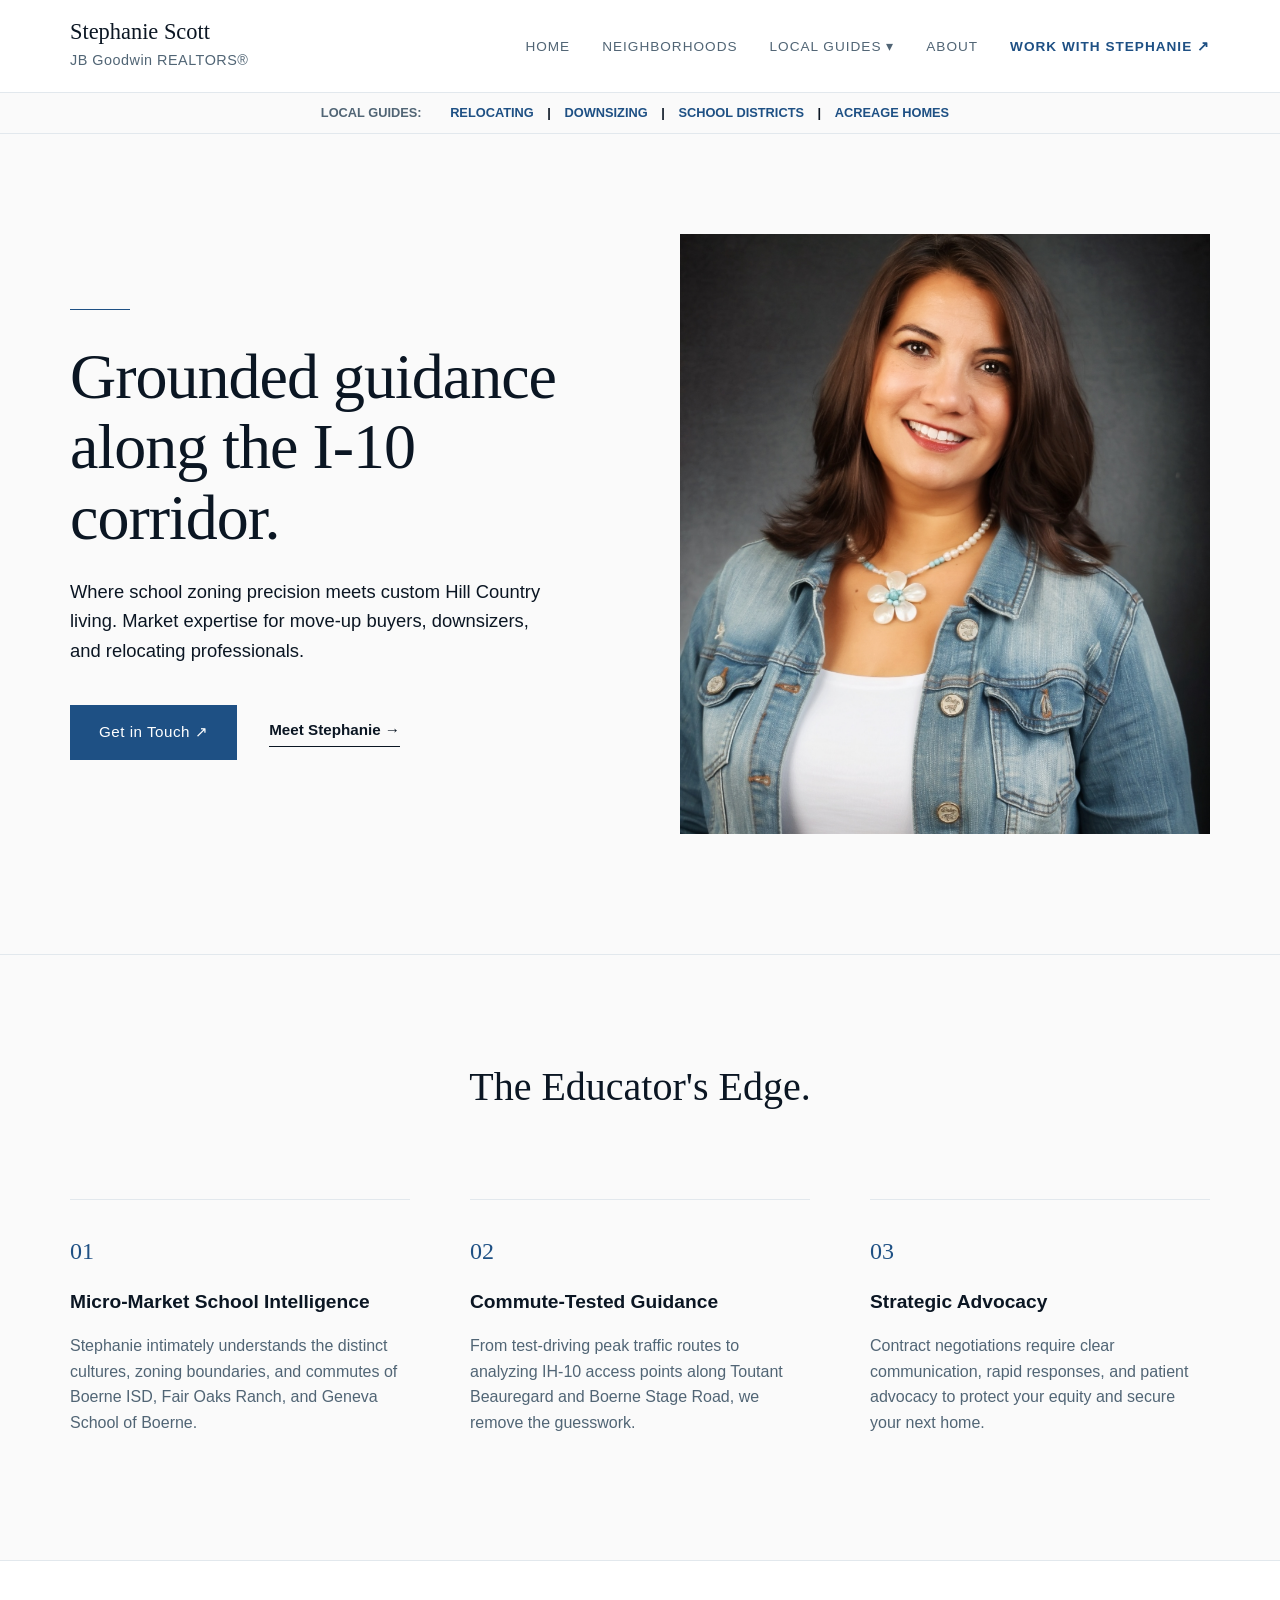
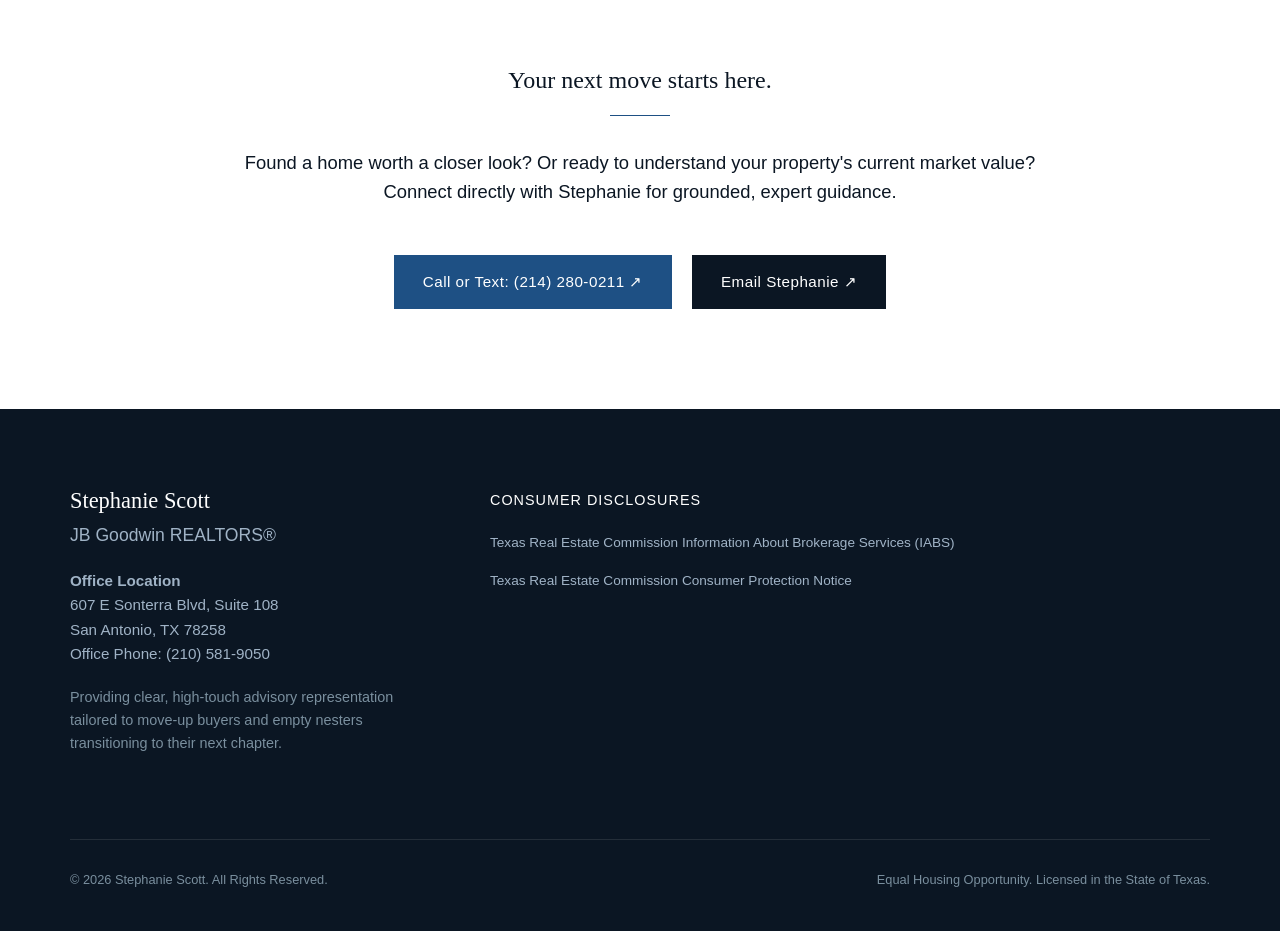
<file: index.html>
<!DOCTYPE html>
<html lang="en">
<head>
    <meta charset="UTF-8">
    <meta name="viewport" content="width=device-width, initial-scale=1.0">
    <title>Stephanie Scott | JB Goodwin REALTORS® | Texas Real Estate Agent</title>
    <link rel="stylesheet" href="css/style.css">
    <meta name="description" content="Grounded real estate guidance along the I-10 corridor, Boerne, and Fair Oaks Ranch. Discover the Educator's Edge with Stephanie Scott.">
    <!-- Google tag (gtag.js) -->
    <script async src="https://www.googletagmanager.com/gtag/js?id=G-26E542M8Z9"></script>
    <script>
      window.dataLayer = window.dataLayer || [];
      function gtag(){dataLayer.push(arguments);}
      gtag('js', new Date());

      gtag('config', 'G-26E542M8Z9');
    </script>
</head>
<body>
<!-- Navigation -->
<nav class="scott-nav">
    <div class="container nav-inner">
        <a href="index.html" class="logo">
            <span class="logo-name">Stephanie Scott</span>
            <span class="logo-title">JB Goodwin REALTORS&reg;</span>
        </a>
        <ul class="nav-links">
            <li><a href="index.html">Home</a></li>
            <li><a href="areas.html">Neighborhoods</a></li>
            <li style="position:relative;" class="dropdown">
                <a href="#">Local Guides ▾</a>
            </li>
            <li><a href="about.html">About</a></li>
            <li><a href="contact.html" class="nav-cta">Work With Stephanie ↗</a></li>
        </ul>
    </div>
</nav>
<div style="background:var(--bg-main); padding: 10px 0; border-bottom:1px solid var(--border-color); text-align:center; font-size:0.8rem; font-weight:600; text-transform:uppercase;">
    <span style="color:var(--text-muted); margin-right:15px;">Local Guides:</span>
    <a href="relocating-to-boerne-tx.html" style="color:var(--accent); margin:0 10px; text-decoration:none;">Relocating</a> | 
    <a href="downsizing-san-antonio-hill-country.html" style="color:var(--accent); margin:0 10px; text-decoration:none;">Downsizing</a> | 
    <a href="boerne-isd-real-estate-guide.html" style="color:var(--accent); margin:0 10px; text-decoration:none;">School Districts</a> | 
    <a href="hill-country-acreage-homes.html" style="color:var(--accent); margin:0 10px; text-decoration:none;">Acreage Homes</a>
</div>

<!-- Hero Section -->
<header class="hero">
    <div class="container hero-grid">
        <div class="hero-text">
            <div class="editorial-line"></div>
            <h1>Grounded guidance along the I-10 corridor.</h1>
            <p class="hero-subtext">Where school zoning precision meets custom Hill Country living. Market expertise for move-up buyers, downsizers, and relocating professionals.</p>
            
            <div class="hero-actions">
                <a href="contact.html" class="btn-primary">Get in Touch ↗</a>
                <a href="about.html" class="btn-text">Meet Stephanie →</a>
            </div>
        </div>
        <div class="hero-visual">
            <div class="image-placeholder">
                <img src="Assets/Stephanie-Scott-Headshot.jpg" alt="Stephanie Scott - JB Goodwin REALTORS">
            </div>
        </div>
    </div>
</header>

<section class="section">
    <div class="container">
        <h2 style="font-size: 2.5rem; text-align: center; margin-bottom: 80px;">The Educator's Edge.</h2>
        <div class="editorial-grid">
            <div class="grid-item">
                <span class="grid-number">01</span>
                <h3>Micro-Market School Intelligence</h3>
                <p>Stephanie intimately understands the distinct cultures, zoning boundaries, and commutes of Boerne ISD, Fair Oaks Ranch, and Geneva School of Boerne.</p>
            </div>
            <div class="grid-item">
                <span class="grid-number">02</span>
                <h3>Commute-Tested Guidance</h3>
                <p>From test-driving peak traffic routes to analyzing IH-10 access points along Toutant Beauregard and Boerne Stage Road, we remove the guesswork.</p>
            </div>
            <div class="grid-item">
                <span class="grid-number">03</span>
                <h3>Strategic Advocacy</h3>
                <p>Contract negotiations require clear communication, rapid responses, and patient advocacy to protect your equity and secure your next home.</p>
            </div>
        </div>
    </div>
</section>

<!-- Contact / Lead Capture Section -->
<section class="section bg-alt" style="border-top: 1px solid var(--border-color); text-align: center;">
    <div class="container" style="max-width: 800px;">
        <h2>Your next move starts here.</h2>
        <div class="editorial-line" style="margin: 0 auto 2rem auto;"></div>
        <p style="font-size: 1.15rem; margin-bottom: 3rem; color: var(--text-main);">Found a home worth a closer look? Or ready to understand your property's current market value? Connect directly with Stephanie for grounded, expert guidance.</p>
        
        <div style="display: flex; gap: 20px; justify-content: center; flex-wrap: wrap;">
            <a href="tel:2142800211" class="btn-primary">Call or Text: (214) 280-0211 ↗</a>
            <a href="mailto:stephaniescott@jbgoodwin.com" class="btn-primary" style="background-color: var(--text-main); border-color: var(--text-main);">Email Stephanie ↗</a>
        </div>
    </div>
</section>

<!-- TREC Compliant Footer -->
<footer class="site-footer">
    <div class="container footer-grid">
        <div class="footer-brand">
            <span class="logo-name">Stephanie Scott</span>
            <span class="broker-name">JB Goodwin REALTORS&reg;</span>
            <div style="color: #A0B3C6; margin-top: 20px; font-size: 0.95rem; line-height: 1.6;">
                <strong>Office Location</strong><br>
                607 E Sonterra Blvd, Suite 108<br>
                San Antonio, TX 78258<br>
                Office Phone: (210) 581-9050
            </div>
            <p style="color: #7A8F9E; margin-top: 20px; font-size: 0.9rem; max-width: 400px;">Providing clear, high-touch advisory representation tailored to move-up buyers and empty nesters transitioning to their next chapter.</p>
        </div>
        <div class="footer-links">
            <h4 style="color: #fff; margin-bottom: 5px; font-family: var(--font-sans); font-size: 0.9rem; text-transform: uppercase; letter-spacing: 1px;">Consumer Disclosures</h4>
            <a href="https://drive.google.com/file/d/1l_3SOU26f0fqp-PpKHAek24jB_T3KAyO/view?usp=sharing" target="_blank" rel="noopener noreferrer">Texas Real Estate Commission Information About Brokerage Services (IABS)</a>
            <a href="https://www.trec.texas.gov/sites/default/links/CN%201-5_0.pdf" target="_blank" rel="noopener noreferrer">Texas Real Estate Commission Consumer Protection Notice</a>
        </div>
    </div>
    <div class="container footer-bottom">
        <span>&copy; 2026 Stephanie Scott. All Rights Reserved.</span>
        <span>Equal Housing Opportunity. Licensed in the State of Texas.</span>
    </div>
</footer>
</body>
</html>
</file>
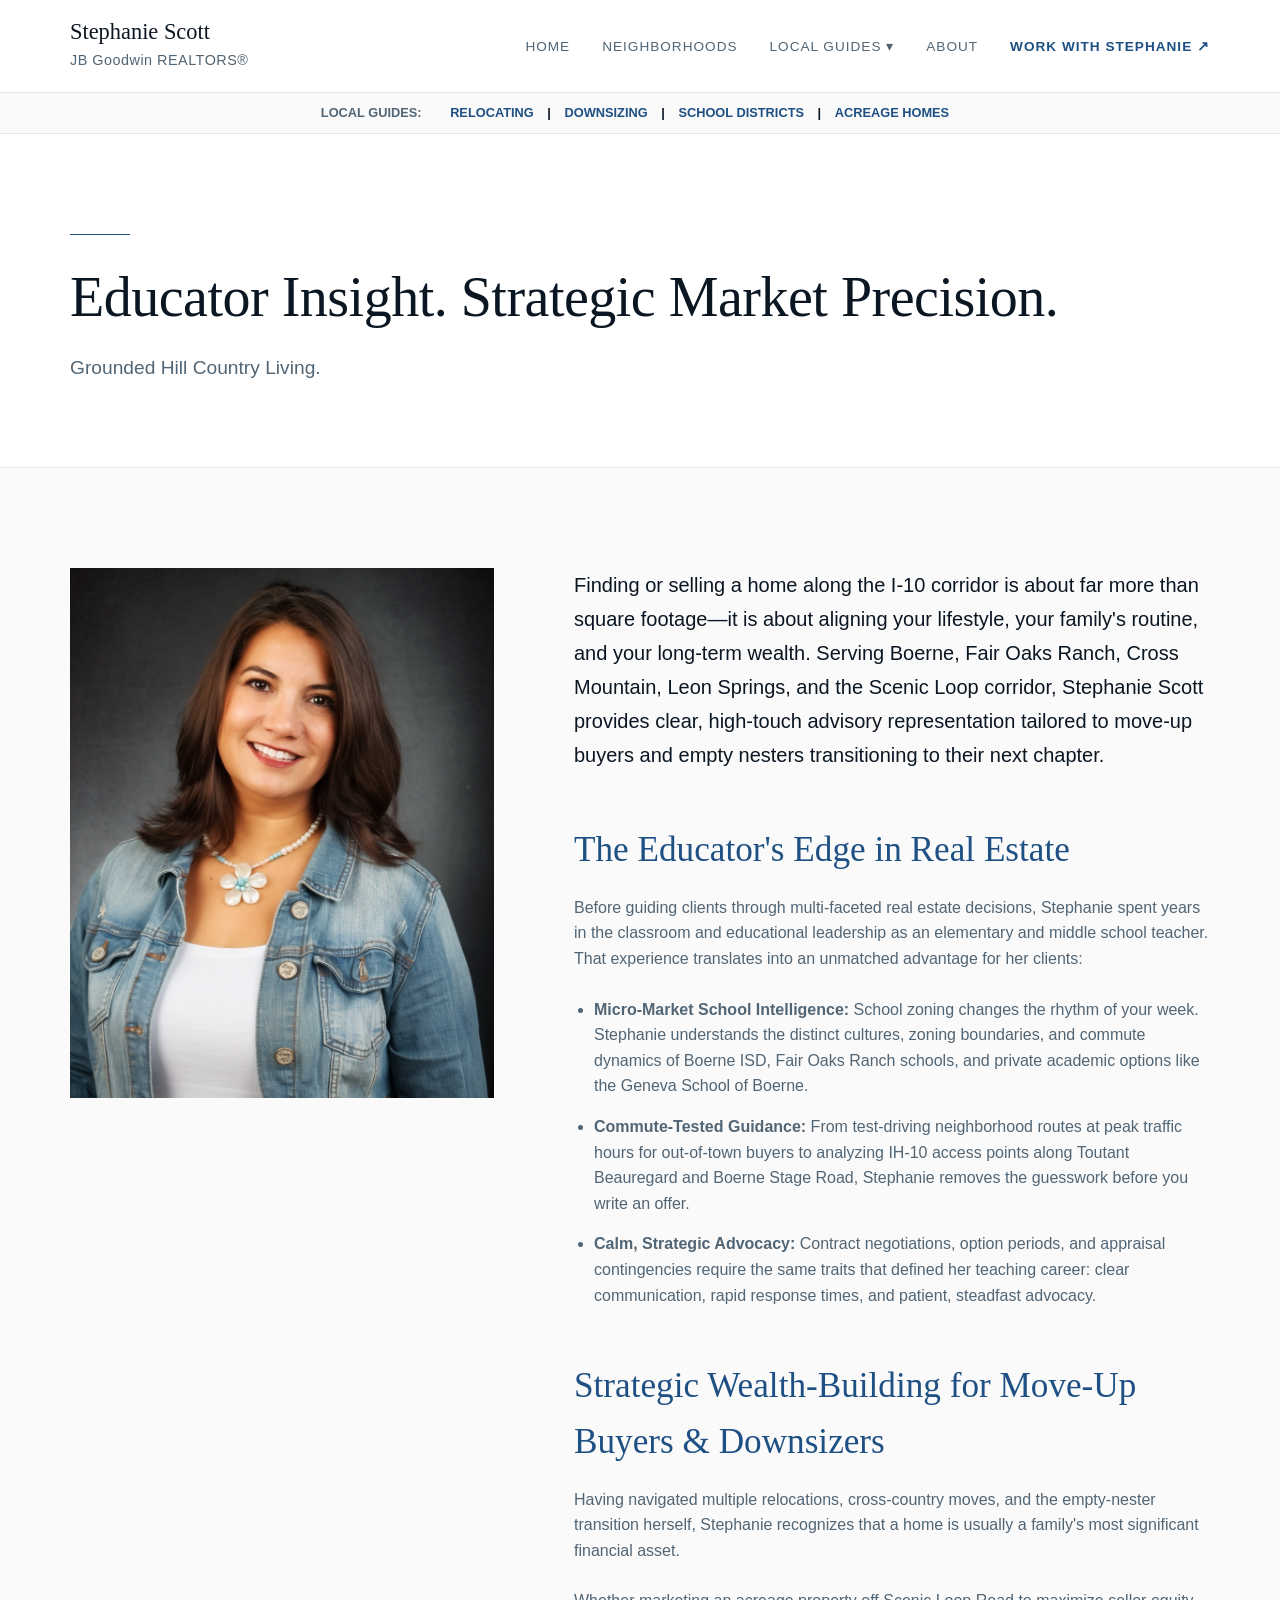
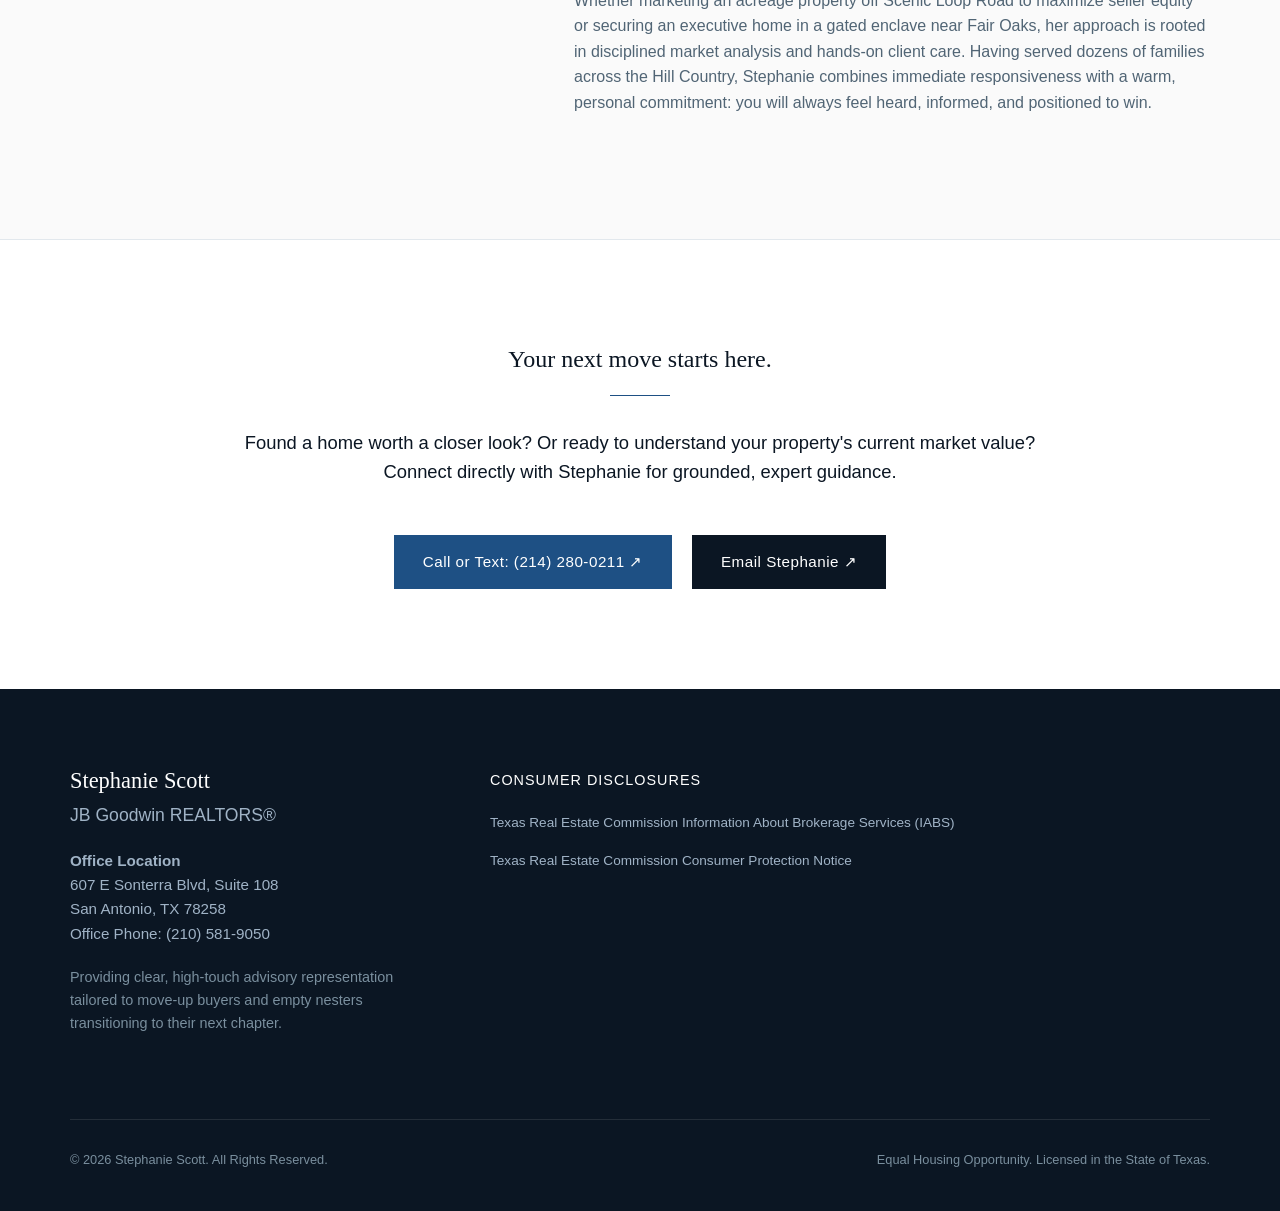
<file: about.html>
<!DOCTYPE html>
<html lang="en">
<head>
    <meta charset="UTF-8">
    <meta name="viewport" content="width=device-width, initial-scale=1.0">
    <title>About Stephanie Scott | Hill Country Real Estate Agent</title>
    <link rel="stylesheet" href="css/style.css">
    <meta name="description" content="Read Stephanie Scott's full bio. Strategic wealth-building and real estate advisory tailored to move-up buyers and empty nesters.">
    <!-- Google tag (gtag.js) -->
    <script async src="https://www.googletagmanager.com/gtag/js?id=G-26E542M8Z9"></script>
    <script>
      window.dataLayer = window.dataLayer || [];
      function gtag(){dataLayer.push(arguments);}
      gtag('js', new Date());

      gtag('config', 'G-26E542M8Z9');
    </script>
</head>
<body>
<!-- Navigation -->
<nav class="scott-nav">
    <div class="container nav-inner">
        <a href="index.html" class="logo">
            <span class="logo-name">Stephanie Scott</span>
            <span class="logo-title">JB Goodwin REALTORS&reg;</span>
        </a>
        <ul class="nav-links">
            <li><a href="index.html">Home</a></li>
            <li><a href="areas.html">Neighborhoods</a></li>
            <li style="position:relative;" class="dropdown">
                <a href="#">Local Guides ▾</a>
            </li>
            <li><a href="about.html">About</a></li>
            <li><a href="contact.html" class="nav-cta">Work With Stephanie ↗</a></li>
        </ul>
    </div>
</nav>
<div style="background:var(--bg-main); padding: 10px 0; border-bottom:1px solid var(--border-color); text-align:center; font-size:0.8rem; font-weight:600; text-transform:uppercase;">
    <span style="color:var(--text-muted); margin-right:15px;">Local Guides:</span>
    <a href="relocating-to-boerne-tx.html" style="color:var(--accent); margin:0 10px; text-decoration:none;">Relocating</a> | 
    <a href="downsizing-san-antonio-hill-country.html" style="color:var(--accent); margin:0 10px; text-decoration:none;">Downsizing</a> | 
    <a href="boerne-isd-real-estate-guide.html" style="color:var(--accent); margin:0 10px; text-decoration:none;">School Districts</a> | 
    <a href="hill-country-acreage-homes.html" style="color:var(--accent); margin:0 10px; text-decoration:none;">Acreage Homes</a>
</div>

<header class="page-header">
    <div class="container">
        <div class="editorial-line"></div>
        <h1>Educator Insight. Strategic Market Precision.</h1>
        <p style="font-size: 1.2rem; max-width: 600px;">Grounded Hill Country Living.</p>
    </div>
</header>
<section class="section">
    <div class="container" style="display: grid; grid-template-columns: 1fr 1.5fr; gap: 80px; align-items: start;">
        <div>
            <div class="image-placeholder" style="height: auto; aspect-ratio: 4/5;">
                 <img src="Assets/Stephanie-Scott-Headshot.jpg" alt="Stephanie Scott Headshot">
            </div>
        </div>
        <div>
            <p style="font-size: 1.25rem; line-height: 1.7; font-weight: 500; color: var(--text-main); margin-bottom: 50px;">Finding or selling a home along the I-10 corridor is about far more than square footage—it is about aligning your lifestyle, your family's routine, and your long-term wealth. Serving Boerne, Fair Oaks Ranch, Cross Mountain, Leon Springs, and the Scenic Loop corridor, Stephanie Scott provides clear, high-touch advisory representation tailored to move-up buyers and empty nesters transitioning to their next chapter.</p>
            
            <h2 style="font-size: 2.2rem; color: var(--accent);">The Educator's Edge in Real Estate</h2>
            <p style="margin-bottom: 25px;">Before guiding clients through multi-faceted real estate decisions, Stephanie spent years in the classroom and educational leadership as an elementary and middle school teacher. That experience translates into an unmatched advantage for her clients:</p>
            <ul style="margin-bottom: 50px; padding-left: 20px; color: var(--text-muted);">
                <li style="margin-bottom: 15px;"><strong>Micro-Market School Intelligence:</strong> School zoning changes the rhythm of your week. Stephanie understands the distinct cultures, zoning boundaries, and commute dynamics of Boerne ISD, Fair Oaks Ranch schools, and private academic options like the Geneva School of Boerne.</li>
                <li style="margin-bottom: 15px;"><strong>Commute-Tested Guidance:</strong> From test-driving neighborhood routes at peak traffic hours for out-of-town buyers to analyzing IH-10 access points along Toutant Beauregard and Boerne Stage Road, Stephanie removes the guesswork before you write an offer.</li>
                <li style="margin-bottom: 15px;"><strong>Calm, Strategic Advocacy:</strong> Contract negotiations, option periods, and appraisal contingencies require the same traits that defined her teaching career: clear communication, rapid response times, and patient, steadfast advocacy.</li>
            </ul>
            
            <h2 style="font-size: 2.2rem; color: var(--accent);">Strategic Wealth-Building for Move-Up Buyers & Downsizers</h2>
            <p>Having navigated multiple relocations, cross-country moves, and the empty-nester transition herself, Stephanie recognizes that a home is usually a family's most significant financial asset.</p>
            <p>Whether marketing an acreage property off Scenic Loop Road to maximize seller equity or securing an executive home in a gated enclave near Fair Oaks, her approach is rooted in disciplined market analysis and hands-on client care. Having served dozens of families across the Hill Country, Stephanie combines immediate responsiveness with a warm, personal commitment: you will always feel heard, informed, and positioned to win.</p>
        </div>
    </div>
</section>

<!-- Contact / Lead Capture Section -->
<section class="section bg-alt" style="border-top: 1px solid var(--border-color); text-align: center;">
    <div class="container" style="max-width: 800px;">
        <h2>Your next move starts here.</h2>
        <div class="editorial-line" style="margin: 0 auto 2rem auto;"></div>
        <p style="font-size: 1.15rem; margin-bottom: 3rem; color: var(--text-main);">Found a home worth a closer look? Or ready to understand your property's current market value? Connect directly with Stephanie for grounded, expert guidance.</p>
        
        <div style="display: flex; gap: 20px; justify-content: center; flex-wrap: wrap;">
            <a href="tel:2142800211" class="btn-primary">Call or Text: (214) 280-0211 ↗</a>
            <a href="mailto:stephaniescott@jbgoodwin.com" class="btn-primary" style="background-color: var(--text-main); border-color: var(--text-main);">Email Stephanie ↗</a>
        </div>
    </div>
</section>

<!-- TREC Compliant Footer -->
<footer class="site-footer">
    <div class="container footer-grid">
        <div class="footer-brand">
            <span class="logo-name">Stephanie Scott</span>
            <span class="broker-name">JB Goodwin REALTORS&reg;</span>
            <div style="color: #A0B3C6; margin-top: 20px; font-size: 0.95rem; line-height: 1.6;">
                <strong>Office Location</strong><br>
                607 E Sonterra Blvd, Suite 108<br>
                San Antonio, TX 78258<br>
                Office Phone: (210) 581-9050
            </div>
            <p style="color: #7A8F9E; margin-top: 20px; font-size: 0.9rem; max-width: 400px;">Providing clear, high-touch advisory representation tailored to move-up buyers and empty nesters transitioning to their next chapter.</p>
        </div>
        <div class="footer-links">
            <h4 style="color: #fff; margin-bottom: 5px; font-family: var(--font-sans); font-size: 0.9rem; text-transform: uppercase; letter-spacing: 1px;">Consumer Disclosures</h4>
            <a href="https://drive.google.com/file/d/1l_3SOU26f0fqp-PpKHAek24jB_T3KAyO/view?usp=sharing" target="_blank" rel="noopener noreferrer">Texas Real Estate Commission Information About Brokerage Services (IABS)</a>
            <a href="https://www.trec.texas.gov/sites/default/links/CN%201-5_0.pdf" target="_blank" rel="noopener noreferrer">Texas Real Estate Commission Consumer Protection Notice</a>
        </div>
    </div>
    <div class="container footer-bottom">
        <span>&copy; 2026 Stephanie Scott. All Rights Reserved.</span>
        <span>Equal Housing Opportunity. Licensed in the State of Texas.</span>
    </div>
</footer>
</body>
</html>
</file>
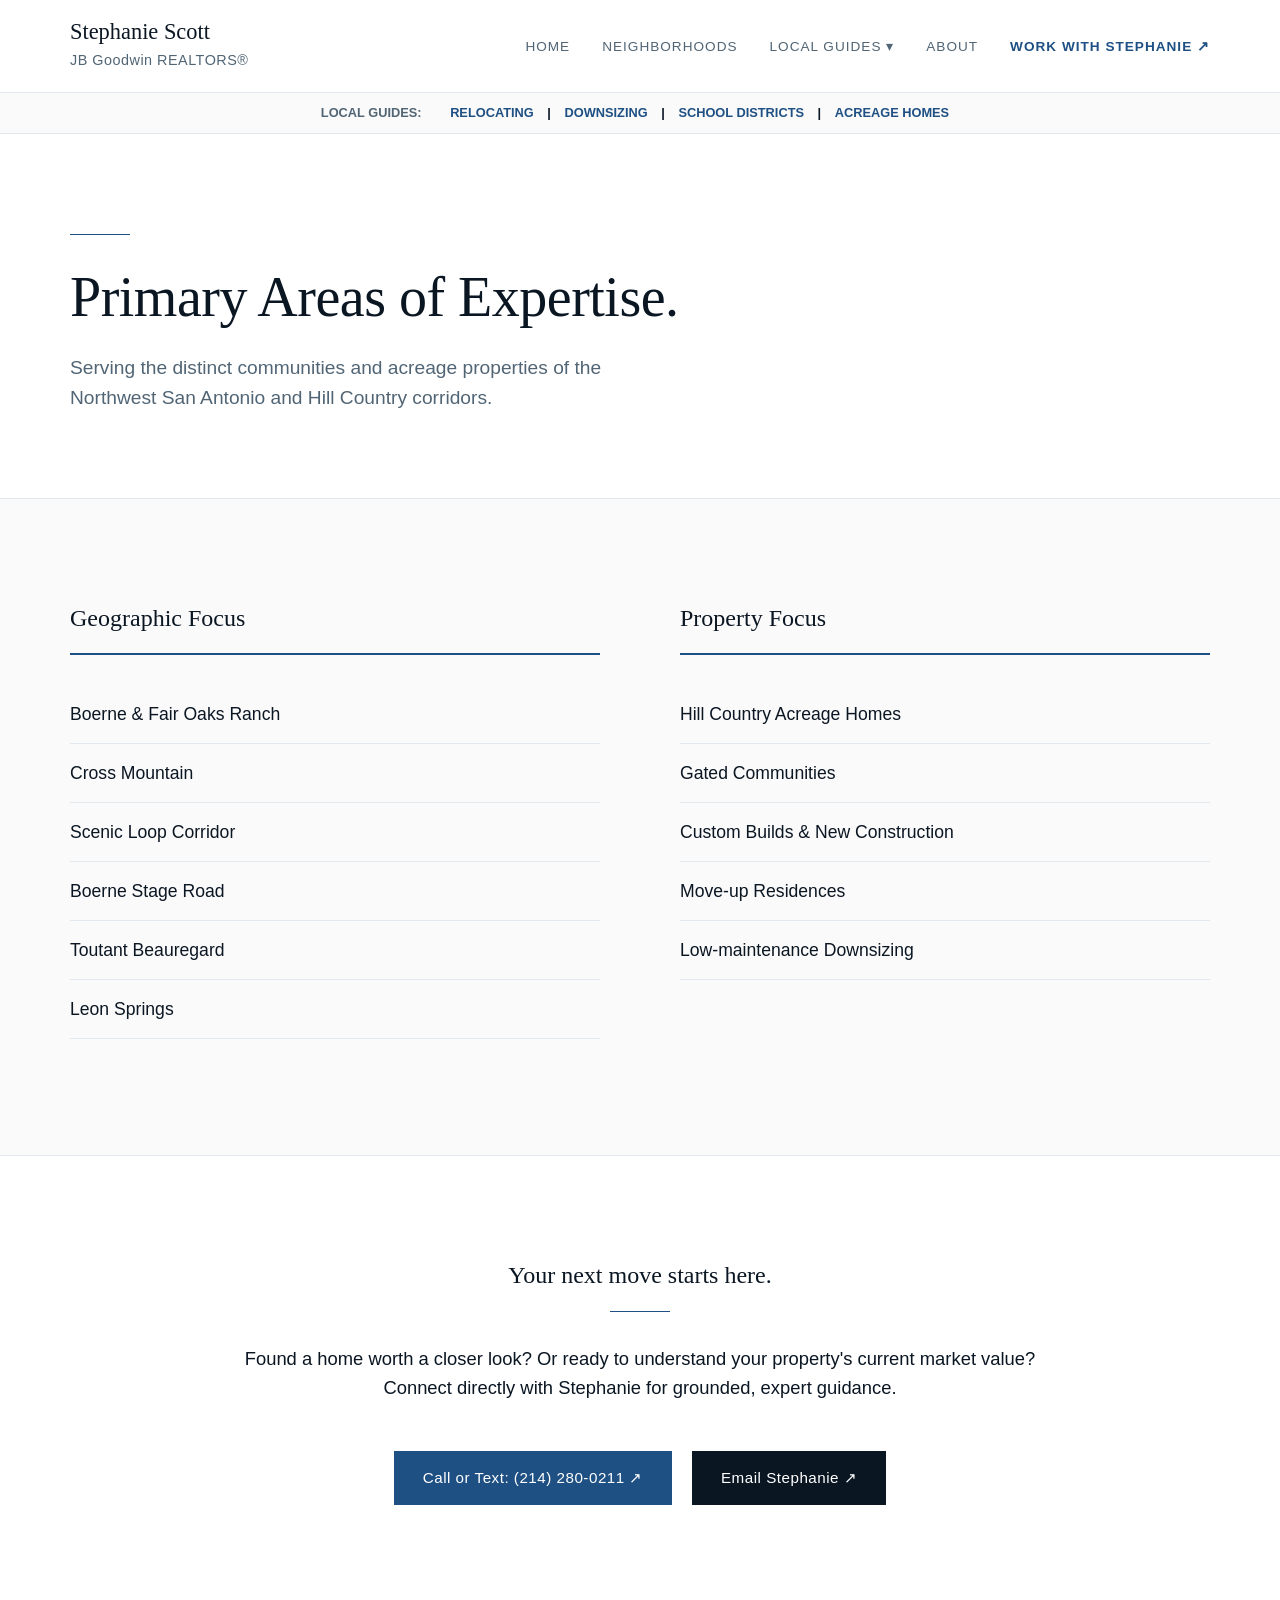
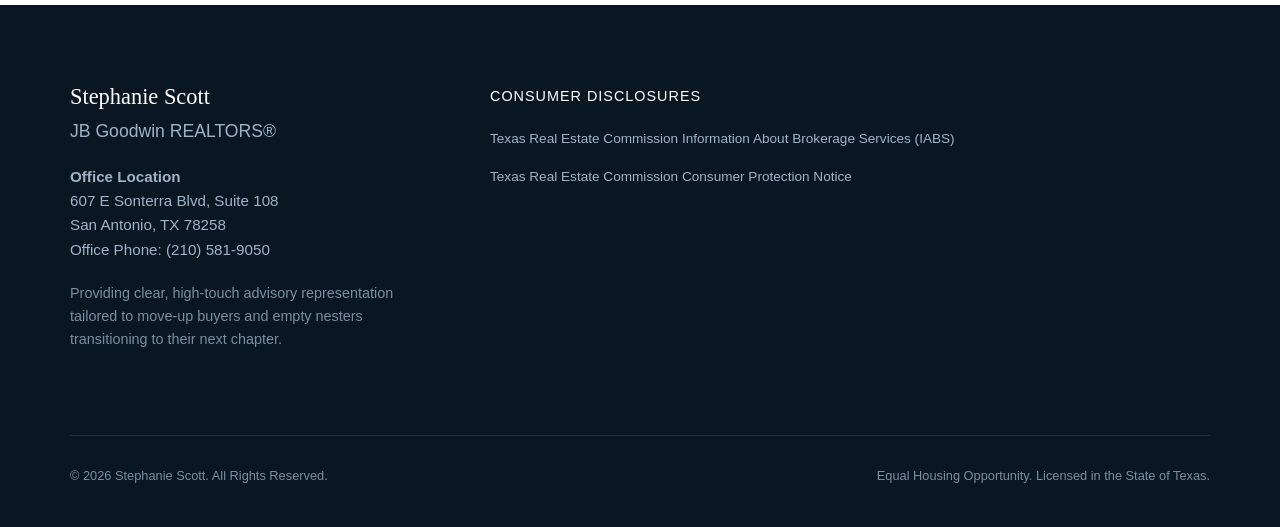
<file: areas.html>
<!DOCTYPE html>
<html lang="en">
<head>
    <meta charset="UTF-8">
    <meta name="viewport" content="width=device-width, initial-scale=1.0">
    <title>Primary Areas Served | Boerne & Northwest San Antonio Real Estate</title>
    <link rel="stylesheet" href="css/style.css">
    <meta name="description" content="Explore the primary real estate markets served by Stephanie Scott: Boerne, Fair Oaks Ranch, Scenic Loop, Cross Mountain, and Leon Springs.">
    <!-- Google tag (gtag.js) -->
    <script async src="https://www.googletagmanager.com/gtag/js?id=G-26E542M8Z9"></script>
    <script>
      window.dataLayer = window.dataLayer || [];
      function gtag(){dataLayer.push(arguments);}
      gtag('js', new Date());

      gtag('config', 'G-26E542M8Z9');
    </script>
</head>
<body>
<!-- Navigation -->
<nav class="scott-nav">
    <div class="container nav-inner">
        <a href="index.html" class="logo">
            <span class="logo-name">Stephanie Scott</span>
            <span class="logo-title">JB Goodwin REALTORS&reg;</span>
        </a>
        <ul class="nav-links">
            <li><a href="index.html">Home</a></li>
            <li><a href="areas.html">Neighborhoods</a></li>
            <li style="position:relative;" class="dropdown">
                <a href="#">Local Guides ▾</a>
            </li>
            <li><a href="about.html">About</a></li>
            <li><a href="contact.html" class="nav-cta">Work With Stephanie ↗</a></li>
        </ul>
    </div>
</nav>
<div style="background:var(--bg-main); padding: 10px 0; border-bottom:1px solid var(--border-color); text-align:center; font-size:0.8rem; font-weight:600; text-transform:uppercase;">
    <span style="color:var(--text-muted); margin-right:15px;">Local Guides:</span>
    <a href="relocating-to-boerne-tx.html" style="color:var(--accent); margin:0 10px; text-decoration:none;">Relocating</a> | 
    <a href="downsizing-san-antonio-hill-country.html" style="color:var(--accent); margin:0 10px; text-decoration:none;">Downsizing</a> | 
    <a href="boerne-isd-real-estate-guide.html" style="color:var(--accent); margin:0 10px; text-decoration:none;">School Districts</a> | 
    <a href="hill-country-acreage-homes.html" style="color:var(--accent); margin:0 10px; text-decoration:none;">Acreage Homes</a>
</div>

<header class="page-header">
    <div class="container">
        <div class="editorial-line"></div>
        <h1>Primary Areas of Expertise.</h1>
        <p style="font-size: 1.2rem; max-width: 600px;">Serving the distinct communities and acreage properties of the Northwest San Antonio and Hill Country corridors.</p>
    </div>
</header>
<section class="section">
    <div class="container" style="display: grid; grid-template-columns: 1fr 1fr; gap: 80px;">
        <div>
            <h3 style="border-bottom: 2px solid var(--accent); padding-bottom: 15px; margin-bottom: 30px; font-size: 1.5rem;">Geographic Focus</h3>
            <ul style="list-style: none; padding: 0;">
                <li style="padding: 15px 0; border-bottom: 1px solid var(--border-color); font-size: 1.1rem; color: var(--text-main);">Boerne & Fair Oaks Ranch</li>
                <li style="padding: 15px 0; border-bottom: 1px solid var(--border-color); font-size: 1.1rem; color: var(--text-main);">Cross Mountain</li>
                <li style="padding: 15px 0; border-bottom: 1px solid var(--border-color); font-size: 1.1rem; color: var(--text-main);">Scenic Loop Corridor</li>
                <li style="padding: 15px 0; border-bottom: 1px solid var(--border-color); font-size: 1.1rem; color: var(--text-main);">Boerne Stage Road</li>
                <li style="padding: 15px 0; border-bottom: 1px solid var(--border-color); font-size: 1.1rem; color: var(--text-main);">Toutant Beauregard</li>
                <li style="padding: 15px 0; border-bottom: 1px solid var(--border-color); font-size: 1.1rem; color: var(--text-main);">Leon Springs</li>
            </ul>
        </div>
        <div>
            <h3 style="border-bottom: 2px solid var(--accent); padding-bottom: 15px; margin-bottom: 30px; font-size: 1.5rem;">Property Focus</h3>
            <ul style="list-style: none; padding: 0;">
                <li style="padding: 15px 0; border-bottom: 1px solid var(--border-color); font-size: 1.1rem; color: var(--text-main);">Hill Country Acreage Homes</li>
                <li style="padding: 15px 0; border-bottom: 1px solid var(--border-color); font-size: 1.1rem; color: var(--text-main);">Gated Communities</li>
                <li style="padding: 15px 0; border-bottom: 1px solid var(--border-color); font-size: 1.1rem; color: var(--text-main);">Custom Builds & New Construction</li>
                <li style="padding: 15px 0; border-bottom: 1px solid var(--border-color); font-size: 1.1rem; color: var(--text-main);">Move-up Residences</li>
                <li style="padding: 15px 0; border-bottom: 1px solid var(--border-color); font-size: 1.1rem; color: var(--text-main);">Low-maintenance Downsizing</li>
            </ul>
        </div>
    </div>
</section>

<!-- Contact / Lead Capture Section -->
<section class="section bg-alt" style="border-top: 1px solid var(--border-color); text-align: center;">
    <div class="container" style="max-width: 800px;">
        <h2>Your next move starts here.</h2>
        <div class="editorial-line" style="margin: 0 auto 2rem auto;"></div>
        <p style="font-size: 1.15rem; margin-bottom: 3rem; color: var(--text-main);">Found a home worth a closer look? Or ready to understand your property's current market value? Connect directly with Stephanie for grounded, expert guidance.</p>
        
        <div style="display: flex; gap: 20px; justify-content: center; flex-wrap: wrap;">
            <a href="tel:2142800211" class="btn-primary">Call or Text: (214) 280-0211 ↗</a>
            <a href="mailto:stephaniescott@jbgoodwin.com" class="btn-primary" style="background-color: var(--text-main); border-color: var(--text-main);">Email Stephanie ↗</a>
        </div>
    </div>
</section>

<!-- TREC Compliant Footer -->
<footer class="site-footer">
    <div class="container footer-grid">
        <div class="footer-brand">
            <span class="logo-name">Stephanie Scott</span>
            <span class="broker-name">JB Goodwin REALTORS&reg;</span>
            <div style="color: #A0B3C6; margin-top: 20px; font-size: 0.95rem; line-height: 1.6;">
                <strong>Office Location</strong><br>
                607 E Sonterra Blvd, Suite 108<br>
                San Antonio, TX 78258<br>
                Office Phone: (210) 581-9050
            </div>
            <p style="color: #7A8F9E; margin-top: 20px; font-size: 0.9rem; max-width: 400px;">Providing clear, high-touch advisory representation tailored to move-up buyers and empty nesters transitioning to their next chapter.</p>
        </div>
        <div class="footer-links">
            <h4 style="color: #fff; margin-bottom: 5px; font-family: var(--font-sans); font-size: 0.9rem; text-transform: uppercase; letter-spacing: 1px;">Consumer Disclosures</h4>
            <a href="https://drive.google.com/file/d/1l_3SOU26f0fqp-PpKHAek24jB_T3KAyO/view?usp=sharing" target="_blank" rel="noopener noreferrer">Texas Real Estate Commission Information About Brokerage Services (IABS)</a>
            <a href="https://www.trec.texas.gov/sites/default/links/CN%201-5_0.pdf" target="_blank" rel="noopener noreferrer">Texas Real Estate Commission Consumer Protection Notice</a>
        </div>
    </div>
    <div class="container footer-bottom">
        <span>&copy; 2026 Stephanie Scott. All Rights Reserved.</span>
        <span>Equal Housing Opportunity. Licensed in the State of Texas.</span>
    </div>
</footer>
</body>
</html>
</file>
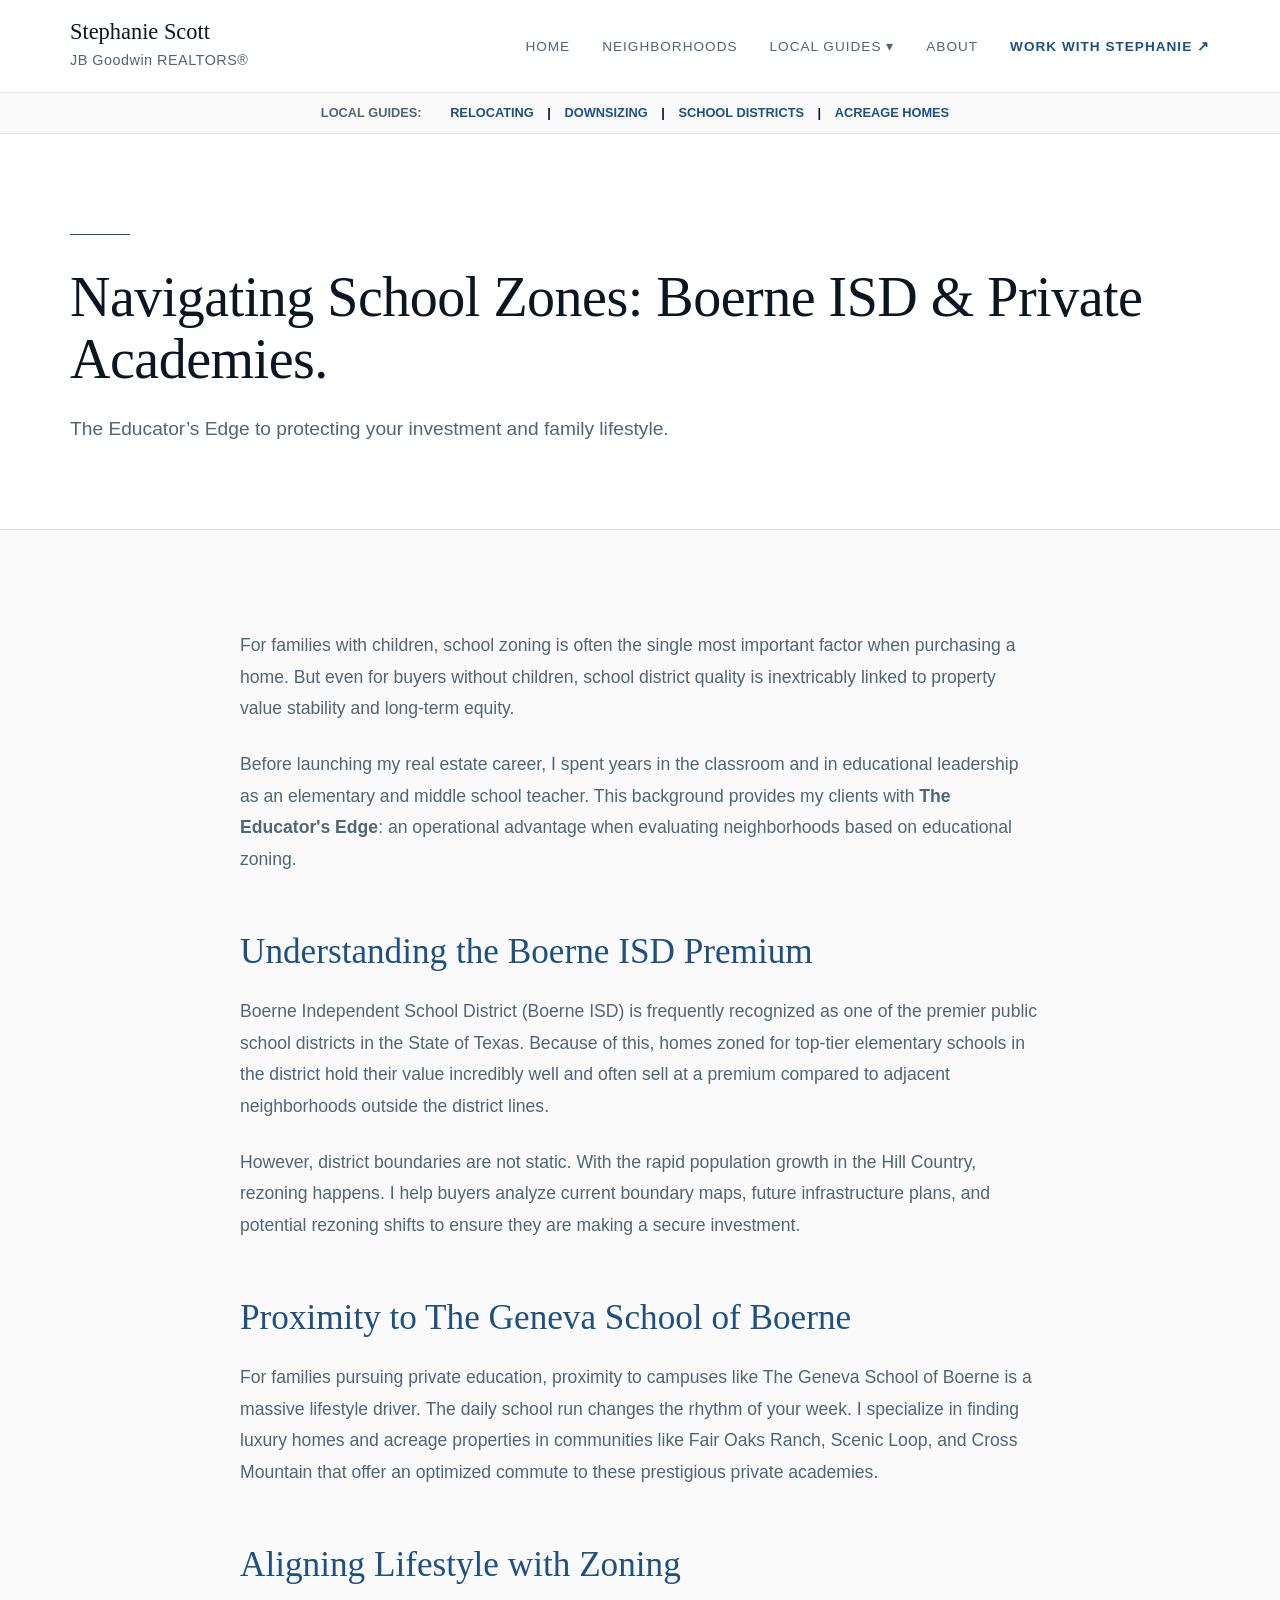
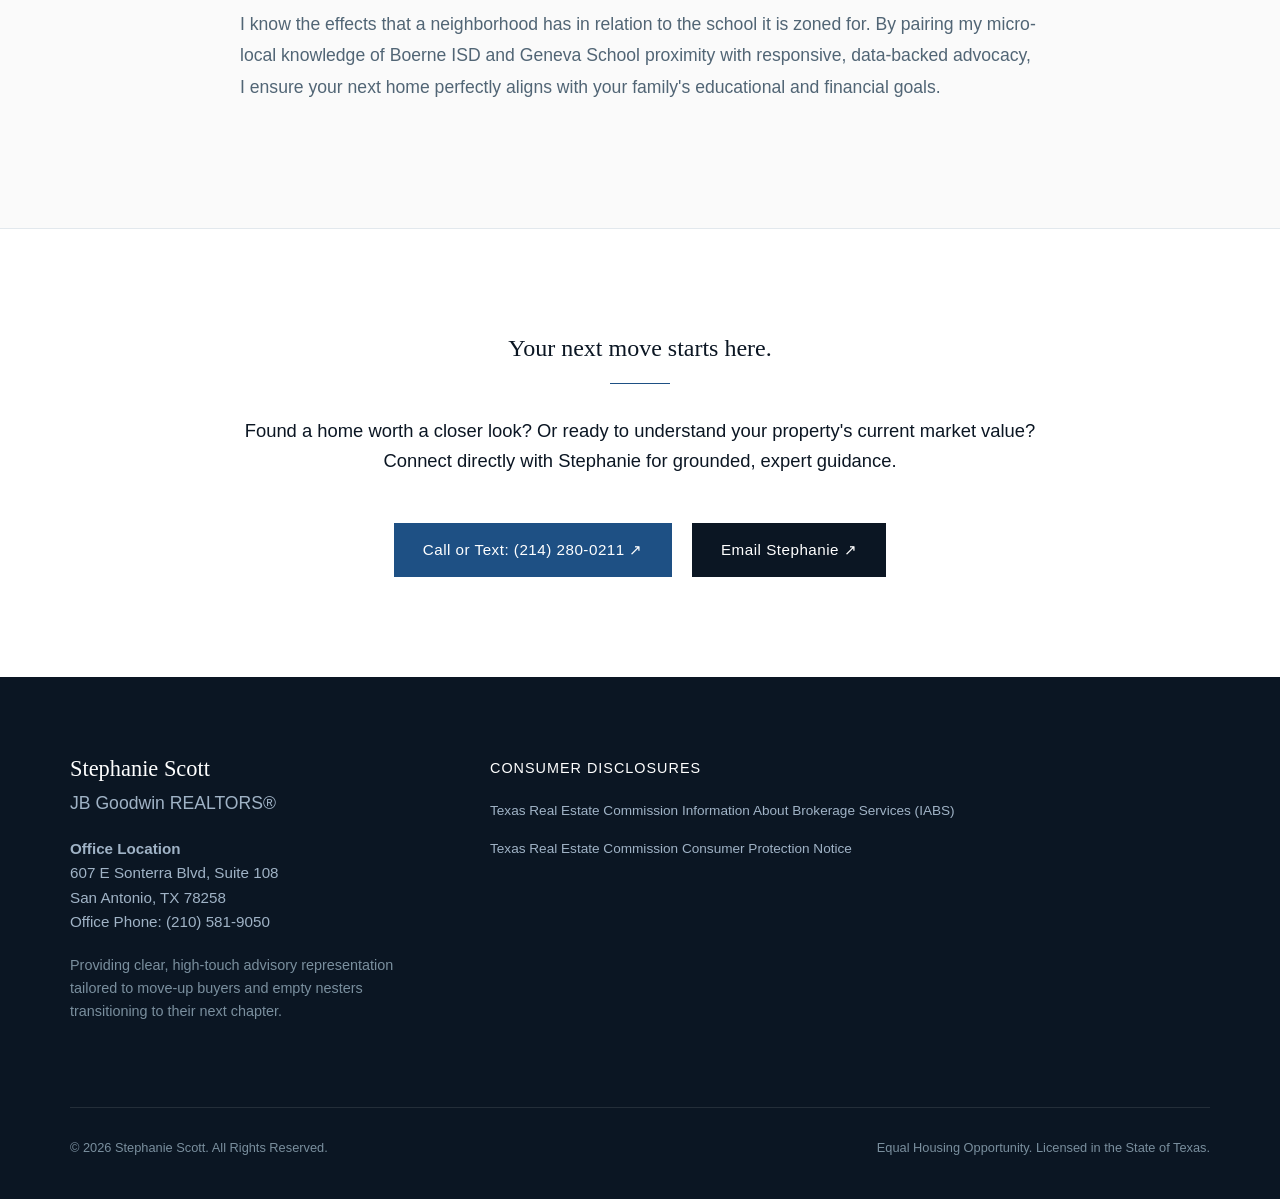
<file: boerne-isd-real-estate-guide.html>
<!DOCTYPE html>
<html lang="en">
<head>
    <meta charset="UTF-8">
    <meta name="viewport" content="width=device-width, initial-scale=1.0">
    <title>Boerne ISD Real Estate Guide & Geneva School Zoning | Stephanie Scott</title>
    <link rel="stylesheet" href="css/style.css">
    <meta name="description" content="Navigating Boerne ISD school zones and Geneva School proximity? Let a former educator guide your home search to protect your property values.">
    <!-- Google tag (gtag.js) -->
    <script async src="https://www.googletagmanager.com/gtag/js?id=G-26E542M8Z9"></script>
    <script>
      window.dataLayer = window.dataLayer || [];
      function gtag(){dataLayer.push(arguments);}
      gtag('js', new Date());

      gtag('config', 'G-26E542M8Z9');
    </script>
</head>
<body>
<!-- Navigation -->
<nav class="scott-nav">
    <div class="container nav-inner">
        <a href="index.html" class="logo">
            <span class="logo-name">Stephanie Scott</span>
            <span class="logo-title">JB Goodwin REALTORS&reg;</span>
        </a>
        <ul class="nav-links">
            <li><a href="index.html">Home</a></li>
            <li><a href="areas.html">Neighborhoods</a></li>
            <li style="position:relative;" class="dropdown">
                <a href="#">Local Guides ▾</a>
            </li>
            <li><a href="about.html">About</a></li>
            <li><a href="contact.html" class="nav-cta">Work With Stephanie ↗</a></li>
        </ul>
    </div>
</nav>
<div style="background:var(--bg-main); padding: 10px 0; border-bottom:1px solid var(--border-color); text-align:center; font-size:0.8rem; font-weight:600; text-transform:uppercase;">
    <span style="color:var(--text-muted); margin-right:15px;">Local Guides:</span>
    <a href="relocating-to-boerne-tx.html" style="color:var(--accent); margin:0 10px; text-decoration:none;">Relocating</a> | 
    <a href="downsizing-san-antonio-hill-country.html" style="color:var(--accent); margin:0 10px; text-decoration:none;">Downsizing</a> | 
    <a href="boerne-isd-real-estate-guide.html" style="color:var(--accent); margin:0 10px; text-decoration:none;">School Districts</a> | 
    <a href="hill-country-acreage-homes.html" style="color:var(--accent); margin:0 10px; text-decoration:none;">Acreage Homes</a>
</div>

<header class="page-header">
    <div class="container">
        <div class="editorial-line"></div>
        <h1>Navigating School Zones: Boerne ISD & Private Academies.</h1>
        <p style="font-size: 1.2rem; max-width: 600px;">The Educator’s Edge to protecting your investment and family lifestyle.</p>
    </div>
</header>
<section class="section">
    <div class="container article-container rich-text">
        <p>For families with children, school zoning is often the single most important factor when purchasing a home. But even for buyers without children, school district quality is inextricably linked to property value stability and long-term equity.</p>
        <p>Before launching my real estate career, I spent years in the classroom and in educational leadership as an elementary and middle school teacher. This background provides my clients with <strong>The Educator's Edge</strong>: an operational advantage when evaluating neighborhoods based on educational zoning.</p>

        <h2>Understanding the Boerne ISD Premium</h2>
        <p>Boerne Independent School District (Boerne ISD) is frequently recognized as one of the premier public school districts in the State of Texas. Because of this, homes zoned for top-tier elementary schools in the district hold their value incredibly well and often sell at a premium compared to adjacent neighborhoods outside the district lines.</p>
        <p>However, district boundaries are not static. With the rapid population growth in the Hill Country, rezoning happens. I help buyers analyze current boundary maps, future infrastructure plans, and potential rezoning shifts to ensure they are making a secure investment.</p>

        <h2>Proximity to The Geneva School of Boerne</h2>
        <p>For families pursuing private education, proximity to campuses like The Geneva School of Boerne is a massive lifestyle driver. The daily school run changes the rhythm of your week. I specialize in finding luxury homes and acreage properties in communities like Fair Oaks Ranch, Scenic Loop, and Cross Mountain that offer an optimized commute to these prestigious private academies.</p>

        <h2>Aligning Lifestyle with Zoning</h2>
        <p>I know the effects that a neighborhood has in relation to the school it is zoned for. By pairing my micro-local knowledge of Boerne ISD and Geneva School proximity with responsive, data-backed advocacy, I ensure your next home perfectly aligns with your family's educational and financial goals.</p>
    </div>
</section>

<!-- Contact / Lead Capture Section -->
<section class="section bg-alt" style="border-top: 1px solid var(--border-color); text-align: center;">
    <div class="container" style="max-width: 800px;">
        <h2>Your next move starts here.</h2>
        <div class="editorial-line" style="margin: 0 auto 2rem auto;"></div>
        <p style="font-size: 1.15rem; margin-bottom: 3rem; color: var(--text-main);">Found a home worth a closer look? Or ready to understand your property's current market value? Connect directly with Stephanie for grounded, expert guidance.</p>
        
        <div style="display: flex; gap: 20px; justify-content: center; flex-wrap: wrap;">
            <a href="tel:2142800211" class="btn-primary">Call or Text: (214) 280-0211 ↗</a>
            <a href="mailto:stephaniescott@jbgoodwin.com" class="btn-primary" style="background-color: var(--text-main); border-color: var(--text-main);">Email Stephanie ↗</a>
        </div>
    </div>
</section>

<!-- TREC Compliant Footer -->
<footer class="site-footer">
    <div class="container footer-grid">
        <div class="footer-brand">
            <span class="logo-name">Stephanie Scott</span>
            <span class="broker-name">JB Goodwin REALTORS&reg;</span>
            <div style="color: #A0B3C6; margin-top: 20px; font-size: 0.95rem; line-height: 1.6;">
                <strong>Office Location</strong><br>
                607 E Sonterra Blvd, Suite 108<br>
                San Antonio, TX 78258<br>
                Office Phone: (210) 581-9050
            </div>
            <p style="color: #7A8F9E; margin-top: 20px; font-size: 0.9rem; max-width: 400px;">Providing clear, high-touch advisory representation tailored to move-up buyers and empty nesters transitioning to their next chapter.</p>
        </div>
        <div class="footer-links">
            <h4 style="color: #fff; margin-bottom: 5px; font-family: var(--font-sans); font-size: 0.9rem; text-transform: uppercase; letter-spacing: 1px;">Consumer Disclosures</h4>
            <a href="https://drive.google.com/file/d/1l_3SOU26f0fqp-PpKHAek24jB_T3KAyO/view?usp=sharing" target="_blank" rel="noopener noreferrer">Texas Real Estate Commission Information About Brokerage Services (IABS)</a>
            <a href="https://www.trec.texas.gov/sites/default/links/CN%201-5_0.pdf" target="_blank" rel="noopener noreferrer">Texas Real Estate Commission Consumer Protection Notice</a>
        </div>
    </div>
    <div class="container footer-bottom">
        <span>&copy; 2026 Stephanie Scott. All Rights Reserved.</span>
        <span>Equal Housing Opportunity. Licensed in the State of Texas.</span>
    </div>
</footer>
</body>
</html>
</file>
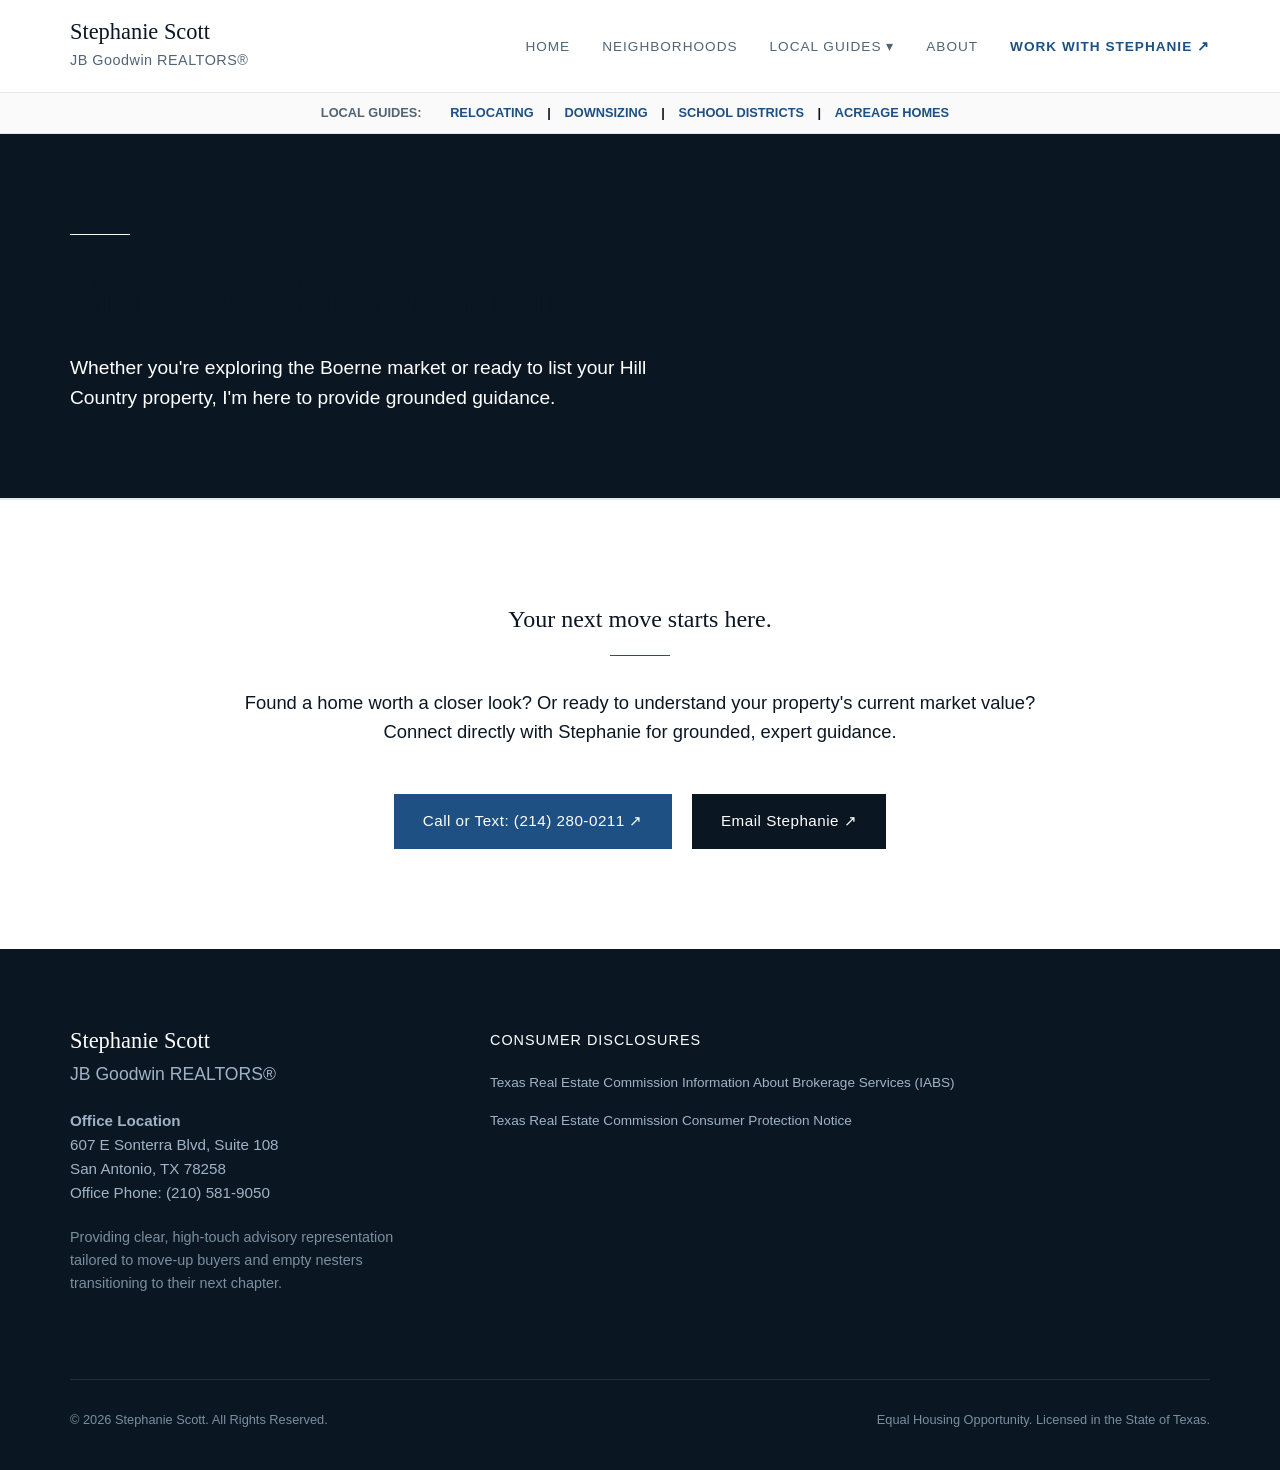
<file: contact.html>
<!DOCTYPE html>
<html lang="en">
<head>
    <meta charset="UTF-8">
    <meta name="viewport" content="width=device-width, initial-scale=1.0">
    <title>Contact Stephanie Scott | Texas Real Estate</title>
    <link rel="stylesheet" href="css/style.css">
    <meta name="description" content="Contact Stephanie Scott today to discuss buying or selling property in Boerne, Fair Oaks Ranch, and San Antonio.">
    <!-- Google tag (gtag.js) -->
    <script async src="https://www.googletagmanager.com/gtag/js?id=G-26E542M8Z9"></script>
    <script>
      window.dataLayer = window.dataLayer || [];
      function gtag(){dataLayer.push(arguments);}
      gtag('js', new Date());

      gtag('config', 'G-26E542M8Z9');
    </script>
</head>
<body>
<!-- Navigation -->
<nav class="scott-nav">
    <div class="container nav-inner">
        <a href="index.html" class="logo">
            <span class="logo-name">Stephanie Scott</span>
            <span class="logo-title">JB Goodwin REALTORS&reg;</span>
        </a>
        <ul class="nav-links">
            <li><a href="index.html">Home</a></li>
            <li><a href="areas.html">Neighborhoods</a></li>
            <li style="position:relative;" class="dropdown">
                <a href="#">Local Guides ▾</a>
            </li>
            <li><a href="about.html">About</a></li>
            <li><a href="contact.html" class="nav-cta">Work With Stephanie ↗</a></li>
        </ul>
    </div>
</nav>
<div style="background:var(--bg-main); padding: 10px 0; border-bottom:1px solid var(--border-color); text-align:center; font-size:0.8rem; font-weight:600; text-transform:uppercase;">
    <span style="color:var(--text-muted); margin-right:15px;">Local Guides:</span>
    <a href="relocating-to-boerne-tx.html" style="color:var(--accent); margin:0 10px; text-decoration:none;">Relocating</a> | 
    <a href="downsizing-san-antonio-hill-country.html" style="color:var(--accent); margin:0 10px; text-decoration:none;">Downsizing</a> | 
    <a href="boerne-isd-real-estate-guide.html" style="color:var(--accent); margin:0 10px; text-decoration:none;">School Districts</a> | 
    <a href="hill-country-acreage-homes.html" style="color:var(--accent); margin:0 10px; text-decoration:none;">Acreage Homes</a>
</div>

<header class="page-header bg-accent">
    <div class="container">
        <div class="editorial-line" style="background-color: var(--bg-alt);"></div>
        <h1>Start the Conversation.</h1>
        <p style="font-size: 1.2rem; max-width: 600px;">Whether you're exploring the Boerne market or ready to list your Hill Country property, I'm here to provide grounded guidance.</p>
    </div>
</header>

<!-- Contact / Lead Capture Section -->
<section class="section bg-alt" style="border-top: 1px solid var(--border-color); text-align: center;">
    <div class="container" style="max-width: 800px;">
        <h2>Your next move starts here.</h2>
        <div class="editorial-line" style="margin: 0 auto 2rem auto;"></div>
        <p style="font-size: 1.15rem; margin-bottom: 3rem; color: var(--text-main);">Found a home worth a closer look? Or ready to understand your property's current market value? Connect directly with Stephanie for grounded, expert guidance.</p>
        
        <div style="display: flex; gap: 20px; justify-content: center; flex-wrap: wrap;">
            <a href="tel:2142800211" class="btn-primary">Call or Text: (214) 280-0211 ↗</a>
            <a href="mailto:stephaniescott@jbgoodwin.com" class="btn-primary" style="background-color: var(--text-main); border-color: var(--text-main);">Email Stephanie ↗</a>
        </div>
    </div>
</section>

<!-- TREC Compliant Footer -->
<footer class="site-footer">
    <div class="container footer-grid">
        <div class="footer-brand">
            <span class="logo-name">Stephanie Scott</span>
            <span class="broker-name">JB Goodwin REALTORS&reg;</span>
            <div style="color: #A0B3C6; margin-top: 20px; font-size: 0.95rem; line-height: 1.6;">
                <strong>Office Location</strong><br>
                607 E Sonterra Blvd, Suite 108<br>
                San Antonio, TX 78258<br>
                Office Phone: (210) 581-9050
            </div>
            <p style="color: #7A8F9E; margin-top: 20px; font-size: 0.9rem; max-width: 400px;">Providing clear, high-touch advisory representation tailored to move-up buyers and empty nesters transitioning to their next chapter.</p>
        </div>
        <div class="footer-links">
            <h4 style="color: #fff; margin-bottom: 5px; font-family: var(--font-sans); font-size: 0.9rem; text-transform: uppercase; letter-spacing: 1px;">Consumer Disclosures</h4>
            <a href="https://drive.google.com/file/d/1l_3SOU26f0fqp-PpKHAek24jB_T3KAyO/view?usp=sharing" target="_blank" rel="noopener noreferrer">Texas Real Estate Commission Information About Brokerage Services (IABS)</a>
            <a href="https://www.trec.texas.gov/sites/default/links/CN%201-5_0.pdf" target="_blank" rel="noopener noreferrer">Texas Real Estate Commission Consumer Protection Notice</a>
        </div>
    </div>
    <div class="container footer-bottom">
        <span>&copy; 2026 Stephanie Scott. All Rights Reserved.</span>
        <span>Equal Housing Opportunity. Licensed in the State of Texas.</span>
    </div>
</footer>
</body>
</html>
</file>
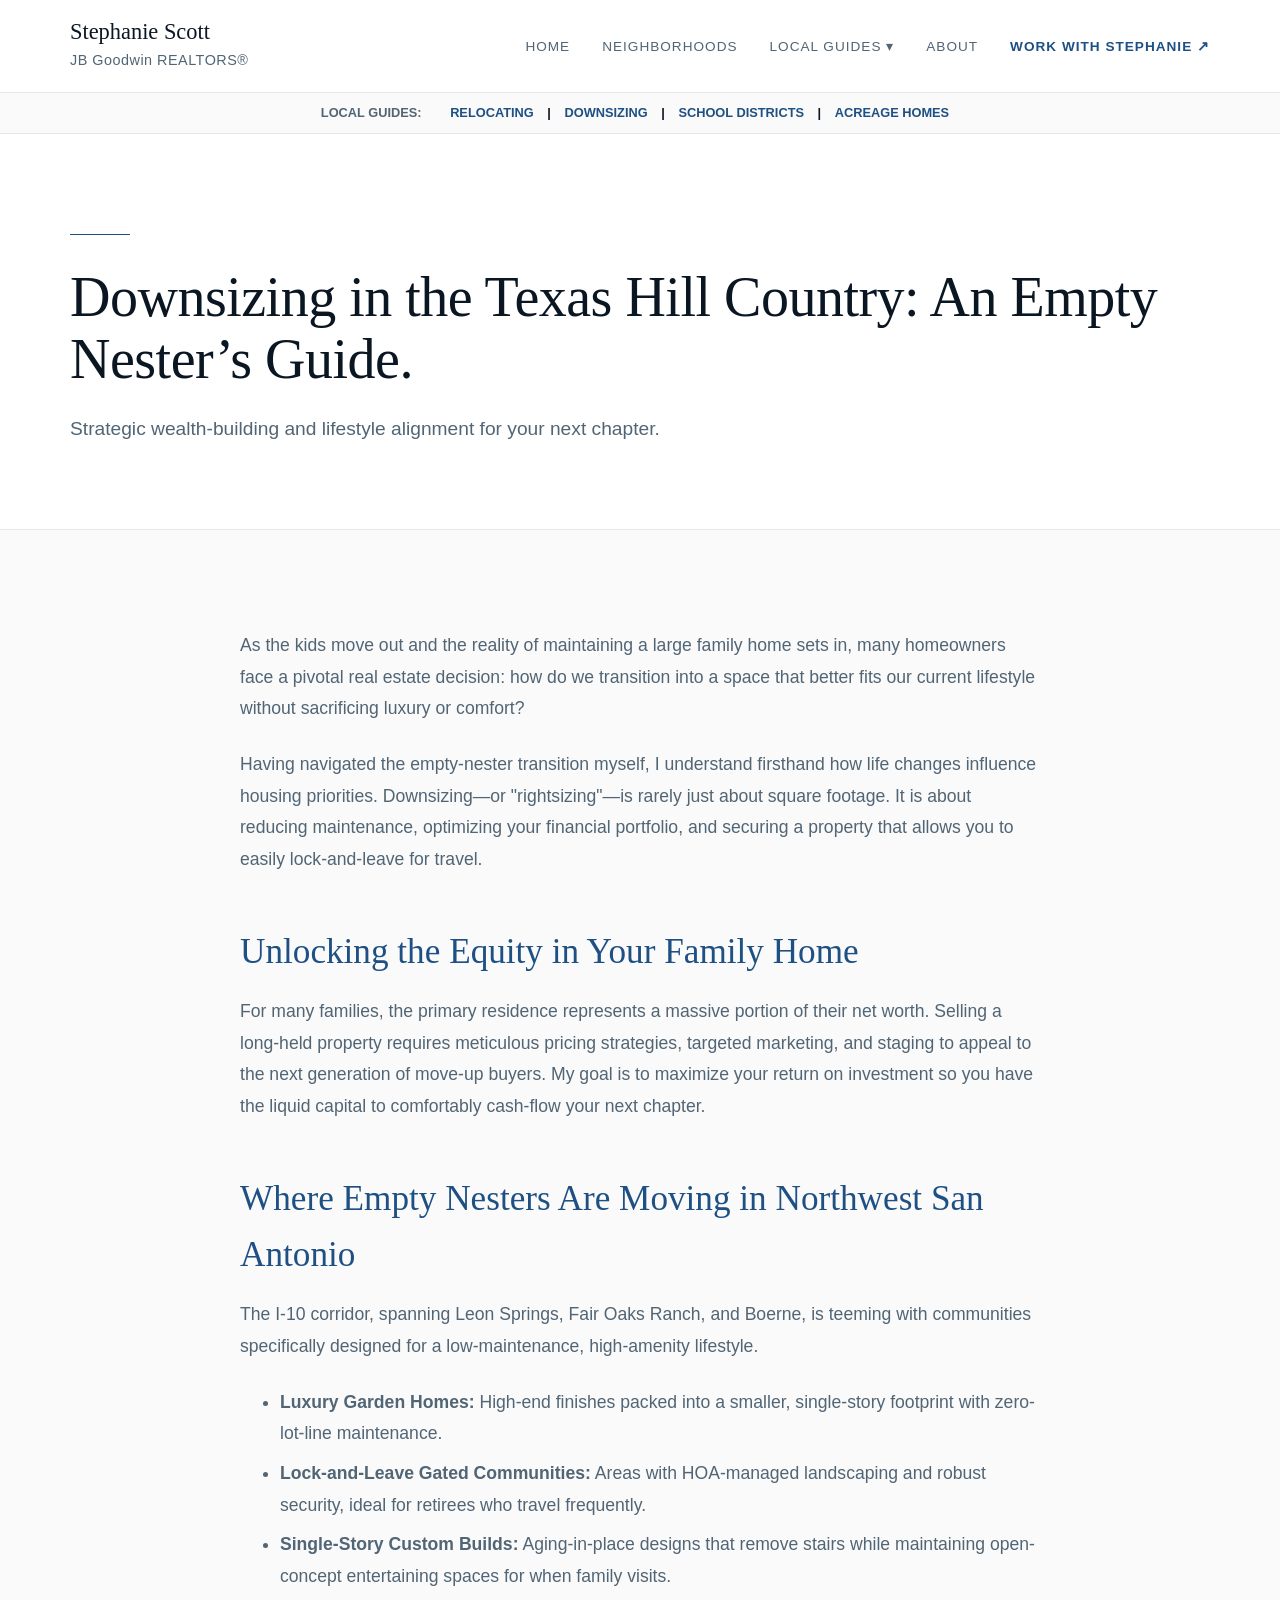
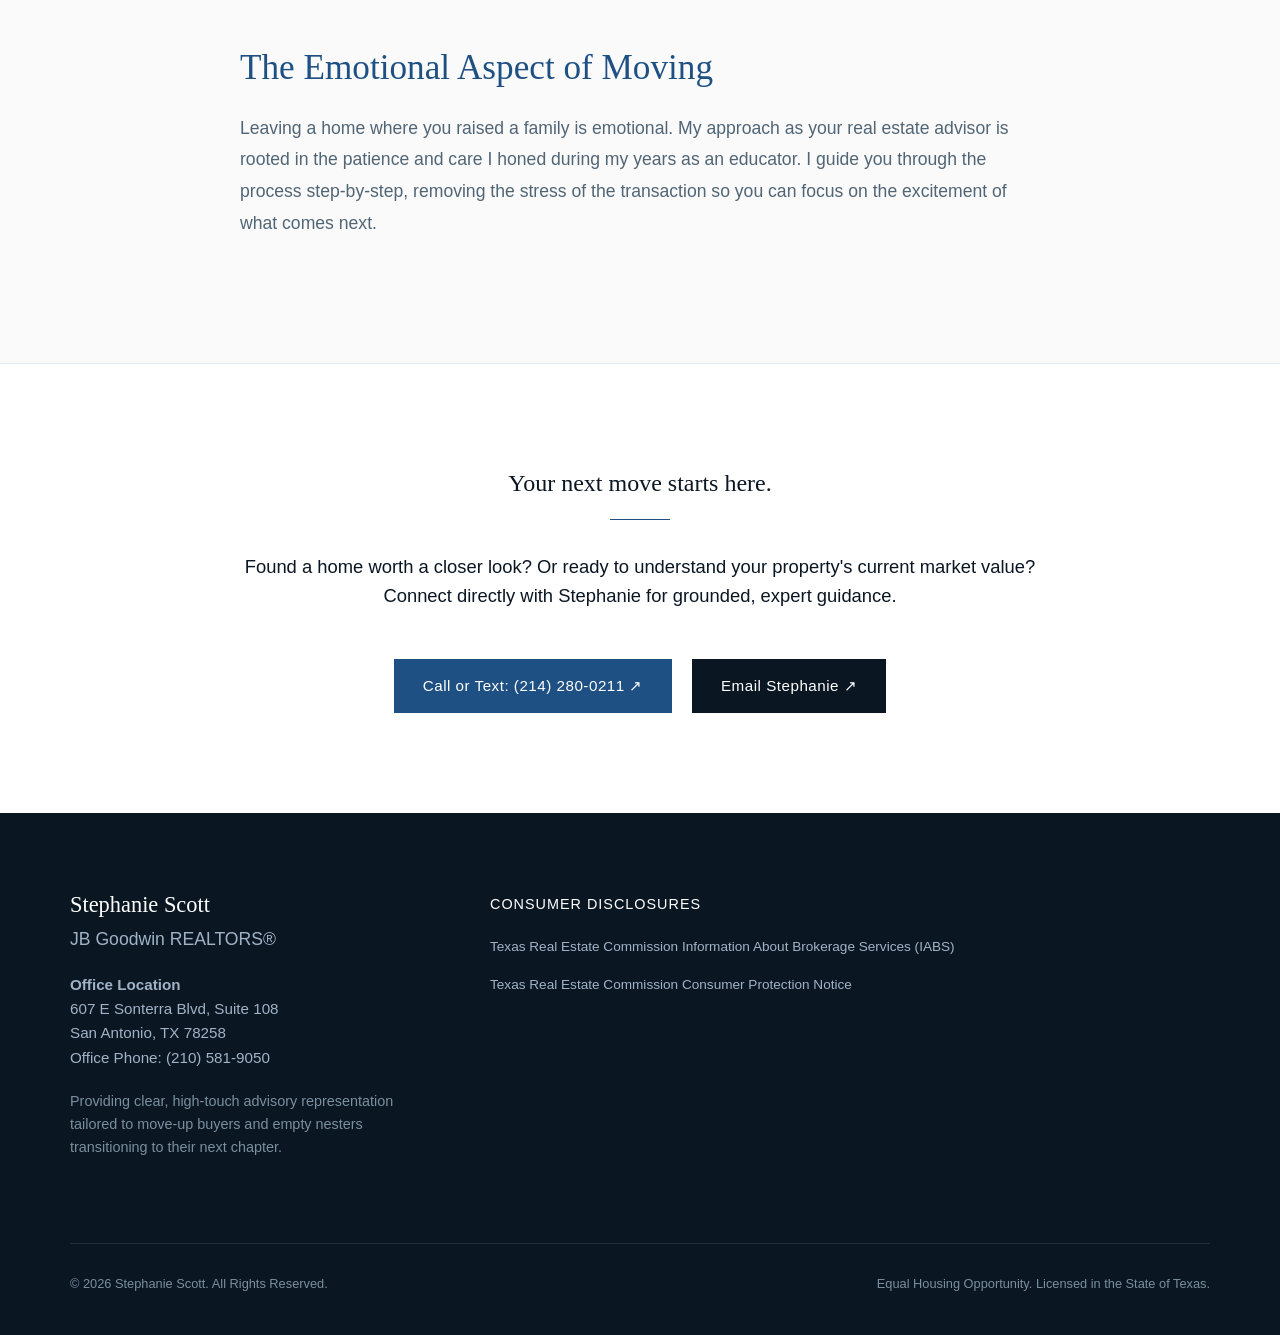
<file: downsizing-san-antonio-hill-country.html>
<!DOCTYPE html>
<html lang="en">
<head>
    <meta charset="UTF-8">
    <meta name="viewport" content="width=device-width, initial-scale=1.0">
    <title>Downsizing in the Texas Hill Country | Empty Nester Real Estate Guide</title>
    <link rel="stylesheet" href="css/style.css">
    <meta name="description" content="Downsizing or rightsizing in San Antonio? Explore low-maintenance luxury homes, gated communities, and equity strategies with Stephanie Scott.">
    <!-- Google tag (gtag.js) -->
    <script async src="https://www.googletagmanager.com/gtag/js?id=G-26E542M8Z9"></script>
    <script>
      window.dataLayer = window.dataLayer || [];
      function gtag(){dataLayer.push(arguments);}
      gtag('js', new Date());

      gtag('config', 'G-26E542M8Z9');
    </script>
</head>
<body>
<!-- Navigation -->
<nav class="scott-nav">
    <div class="container nav-inner">
        <a href="index.html" class="logo">
            <span class="logo-name">Stephanie Scott</span>
            <span class="logo-title">JB Goodwin REALTORS&reg;</span>
        </a>
        <ul class="nav-links">
            <li><a href="index.html">Home</a></li>
            <li><a href="areas.html">Neighborhoods</a></li>
            <li style="position:relative;" class="dropdown">
                <a href="#">Local Guides ▾</a>
            </li>
            <li><a href="about.html">About</a></li>
            <li><a href="contact.html" class="nav-cta">Work With Stephanie ↗</a></li>
        </ul>
    </div>
</nav>
<div style="background:var(--bg-main); padding: 10px 0; border-bottom:1px solid var(--border-color); text-align:center; font-size:0.8rem; font-weight:600; text-transform:uppercase;">
    <span style="color:var(--text-muted); margin-right:15px;">Local Guides:</span>
    <a href="relocating-to-boerne-tx.html" style="color:var(--accent); margin:0 10px; text-decoration:none;">Relocating</a> | 
    <a href="downsizing-san-antonio-hill-country.html" style="color:var(--accent); margin:0 10px; text-decoration:none;">Downsizing</a> | 
    <a href="boerne-isd-real-estate-guide.html" style="color:var(--accent); margin:0 10px; text-decoration:none;">School Districts</a> | 
    <a href="hill-country-acreage-homes.html" style="color:var(--accent); margin:0 10px; text-decoration:none;">Acreage Homes</a>
</div>

<header class="page-header">
    <div class="container">
        <div class="editorial-line"></div>
        <h1>Downsizing in the Texas Hill Country: An Empty Nester’s Guide.</h1>
        <p style="font-size: 1.2rem; max-width: 600px;">Strategic wealth-building and lifestyle alignment for your next chapter.</p>
    </div>
</header>
<section class="section">
    <div class="container article-container rich-text">
        <p>As the kids move out and the reality of maintaining a large family home sets in, many homeowners face a pivotal real estate decision: how do we transition into a space that better fits our current lifestyle without sacrificing luxury or comfort?</p>
        <p>Having navigated the empty-nester transition myself, I understand firsthand how life changes influence housing priorities. Downsizing—or "rightsizing"—is rarely just about square footage. It is about reducing maintenance, optimizing your financial portfolio, and securing a property that allows you to easily lock-and-leave for travel.</p>

        <h2>Unlocking the Equity in Your Family Home</h2>
        <p>For many families, the primary residence represents a massive portion of their net worth. Selling a long-held property requires meticulous pricing strategies, targeted marketing, and staging to appeal to the next generation of move-up buyers. My goal is to maximize your return on investment so you have the liquid capital to comfortably cash-flow your next chapter.</p>

        <h2>Where Empty Nesters Are Moving in Northwest San Antonio</h2>
        <p>The I-10 corridor, spanning Leon Springs, Fair Oaks Ranch, and Boerne, is teeming with communities specifically designed for a low-maintenance, high-amenity lifestyle.</p>
        <ul>
            <li><strong>Luxury Garden Homes:</strong> High-end finishes packed into a smaller, single-story footprint with zero-lot-line maintenance.</li>
            <li><strong>Lock-and-Leave Gated Communities:</strong> Areas with HOA-managed landscaping and robust security, ideal for retirees who travel frequently.</li>
            <li><strong>Single-Story Custom Builds:</strong> Aging-in-place designs that remove stairs while maintaining open-concept entertaining spaces for when family visits.</li>
        </ul>

        <h2>The Emotional Aspect of Moving</h2>
        <p>Leaving a home where you raised a family is emotional. My approach as your real estate advisor is rooted in the patience and care I honed during my years as an educator. I guide you through the process step-by-step, removing the stress of the transaction so you can focus on the excitement of what comes next.</p>
    </div>
</section>

<!-- Contact / Lead Capture Section -->
<section class="section bg-alt" style="border-top: 1px solid var(--border-color); text-align: center;">
    <div class="container" style="max-width: 800px;">
        <h2>Your next move starts here.</h2>
        <div class="editorial-line" style="margin: 0 auto 2rem auto;"></div>
        <p style="font-size: 1.15rem; margin-bottom: 3rem; color: var(--text-main);">Found a home worth a closer look? Or ready to understand your property's current market value? Connect directly with Stephanie for grounded, expert guidance.</p>
        
        <div style="display: flex; gap: 20px; justify-content: center; flex-wrap: wrap;">
            <a href="tel:2142800211" class="btn-primary">Call or Text: (214) 280-0211 ↗</a>
            <a href="mailto:stephaniescott@jbgoodwin.com" class="btn-primary" style="background-color: var(--text-main); border-color: var(--text-main);">Email Stephanie ↗</a>
        </div>
    </div>
</section>

<!-- TREC Compliant Footer -->
<footer class="site-footer">
    <div class="container footer-grid">
        <div class="footer-brand">
            <span class="logo-name">Stephanie Scott</span>
            <span class="broker-name">JB Goodwin REALTORS&reg;</span>
            <div style="color: #A0B3C6; margin-top: 20px; font-size: 0.95rem; line-height: 1.6;">
                <strong>Office Location</strong><br>
                607 E Sonterra Blvd, Suite 108<br>
                San Antonio, TX 78258<br>
                Office Phone: (210) 581-9050
            </div>
            <p style="color: #7A8F9E; margin-top: 20px; font-size: 0.9rem; max-width: 400px;">Providing clear, high-touch advisory representation tailored to move-up buyers and empty nesters transitioning to their next chapter.</p>
        </div>
        <div class="footer-links">
            <h4 style="color: #fff; margin-bottom: 5px; font-family: var(--font-sans); font-size: 0.9rem; text-transform: uppercase; letter-spacing: 1px;">Consumer Disclosures</h4>
            <a href="https://drive.google.com/file/d/1l_3SOU26f0fqp-PpKHAek24jB_T3KAyO/view?usp=sharing" target="_blank" rel="noopener noreferrer">Texas Real Estate Commission Information About Brokerage Services (IABS)</a>
            <a href="https://www.trec.texas.gov/sites/default/links/CN%201-5_0.pdf" target="_blank" rel="noopener noreferrer">Texas Real Estate Commission Consumer Protection Notice</a>
        </div>
    </div>
    <div class="container footer-bottom">
        <span>&copy; 2026 Stephanie Scott. All Rights Reserved.</span>
        <span>Equal Housing Opportunity. Licensed in the State of Texas.</span>
    </div>
</footer>
</body>
</html>
</file>
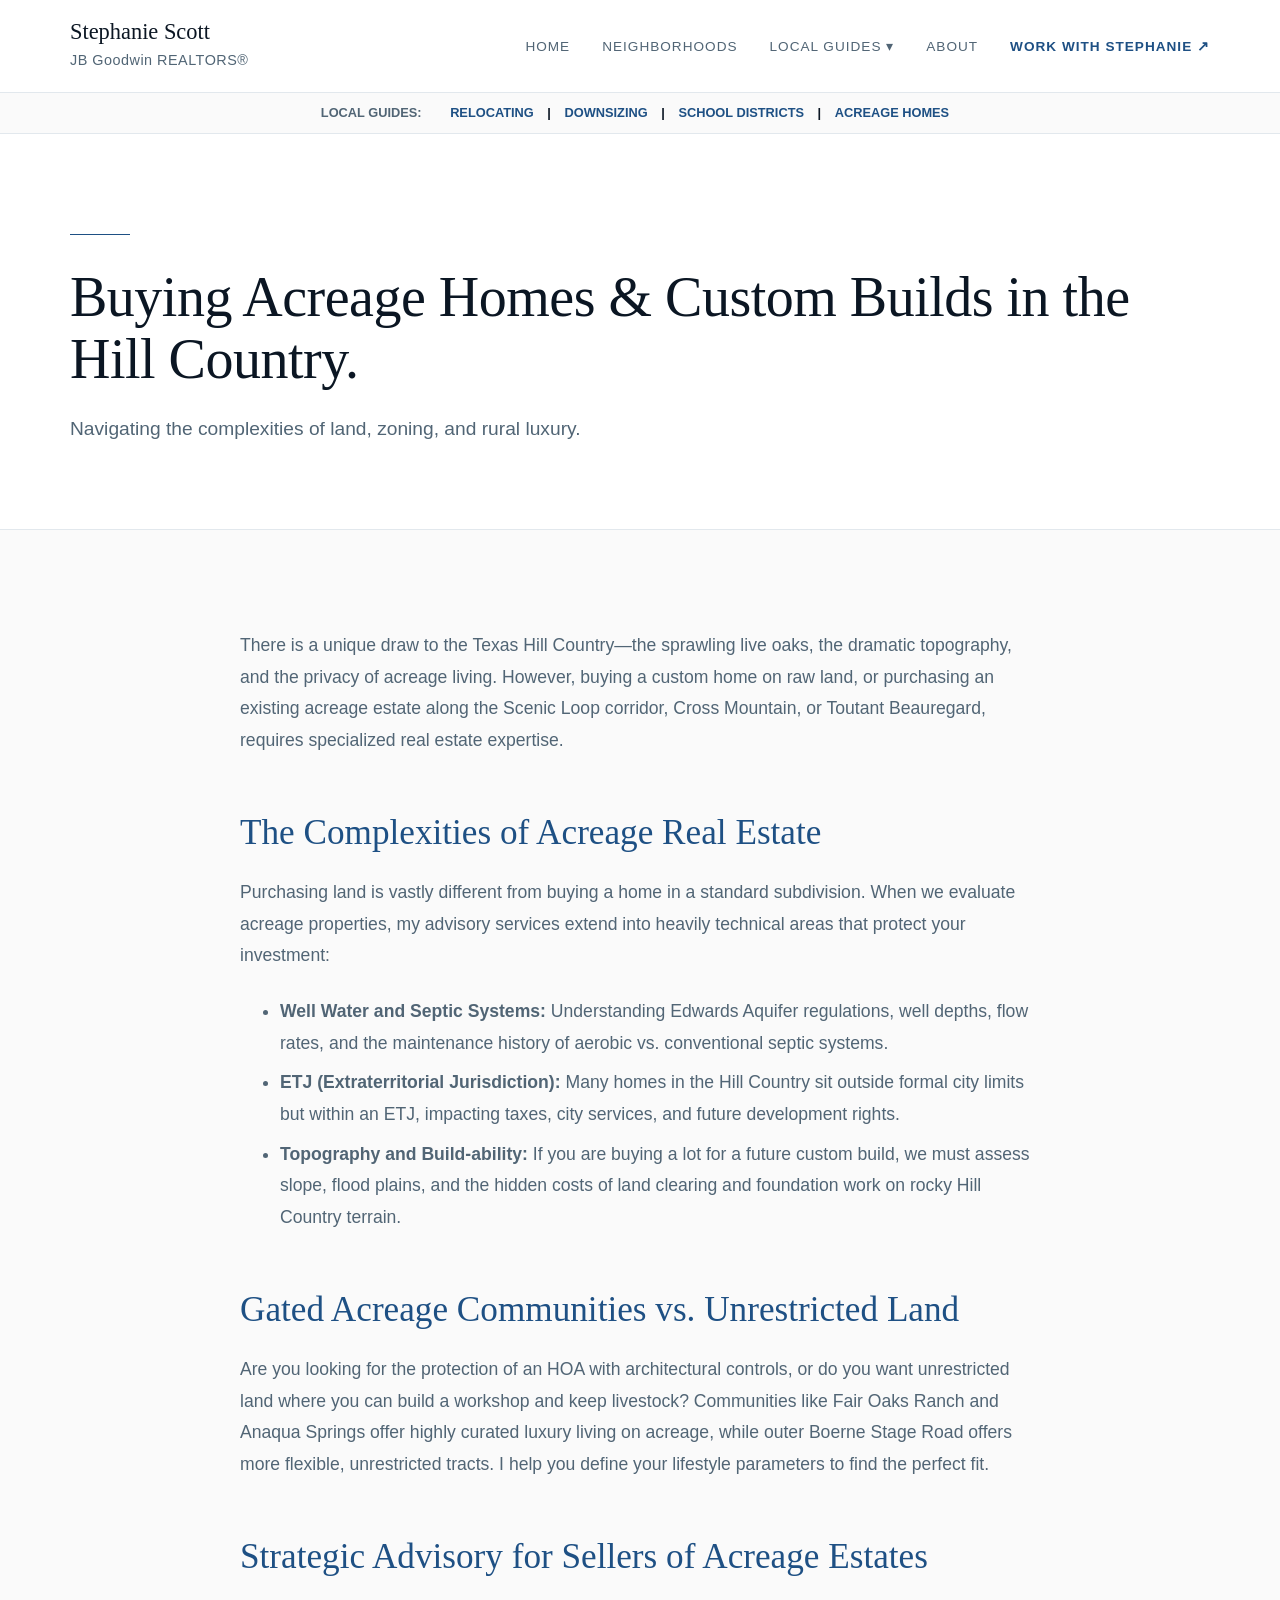
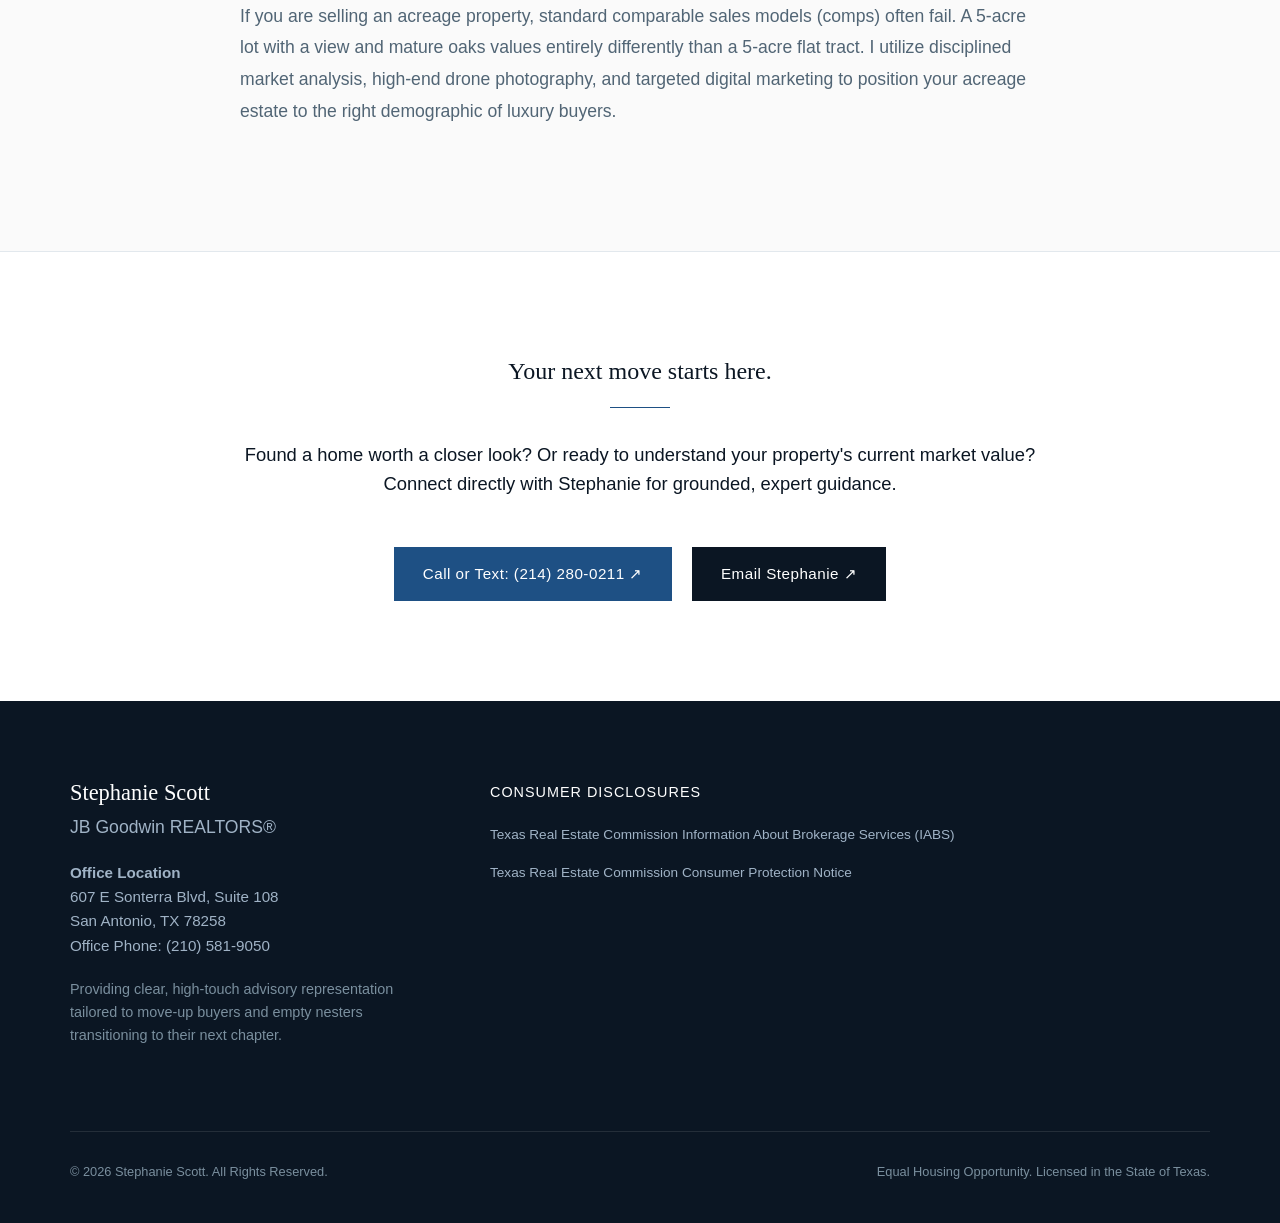
<file: hill-country-acreage-homes.html>
<!DOCTYPE html>
<html lang="en">
<head>
    <meta charset="UTF-8">
    <meta name="viewport" content="width=device-width, initial-scale=1.0">
    <title>Hill Country Acreage Homes & Custom Builds | San Antonio TX Real Estate</title>
    <link rel="stylesheet" href="css/style.css">
    <meta name="description" content="Looking for acreage homes or custom build lots in Boerne, Scenic Loop, or Cross Mountain? Learn how to navigate septic, wells, and ETJ zoning.">
    <!-- Google tag (gtag.js) -->
    <script async src="https://www.googletagmanager.com/gtag/js?id=G-26E542M8Z9"></script>
    <script>
      window.dataLayer = window.dataLayer || [];
      function gtag(){dataLayer.push(arguments);}
      gtag('js', new Date());

      gtag('config', 'G-26E542M8Z9');
    </script>
</head>
<body>
<!-- Navigation -->
<nav class="scott-nav">
    <div class="container nav-inner">
        <a href="index.html" class="logo">
            <span class="logo-name">Stephanie Scott</span>
            <span class="logo-title">JB Goodwin REALTORS&reg;</span>
        </a>
        <ul class="nav-links">
            <li><a href="index.html">Home</a></li>
            <li><a href="areas.html">Neighborhoods</a></li>
            <li style="position:relative;" class="dropdown">
                <a href="#">Local Guides ▾</a>
            </li>
            <li><a href="about.html">About</a></li>
            <li><a href="contact.html" class="nav-cta">Work With Stephanie ↗</a></li>
        </ul>
    </div>
</nav>
<div style="background:var(--bg-main); padding: 10px 0; border-bottom:1px solid var(--border-color); text-align:center; font-size:0.8rem; font-weight:600; text-transform:uppercase;">
    <span style="color:var(--text-muted); margin-right:15px;">Local Guides:</span>
    <a href="relocating-to-boerne-tx.html" style="color:var(--accent); margin:0 10px; text-decoration:none;">Relocating</a> | 
    <a href="downsizing-san-antonio-hill-country.html" style="color:var(--accent); margin:0 10px; text-decoration:none;">Downsizing</a> | 
    <a href="boerne-isd-real-estate-guide.html" style="color:var(--accent); margin:0 10px; text-decoration:none;">School Districts</a> | 
    <a href="hill-country-acreage-homes.html" style="color:var(--accent); margin:0 10px; text-decoration:none;">Acreage Homes</a>
</div>

<header class="page-header">
    <div class="container">
        <div class="editorial-line"></div>
        <h1>Buying Acreage Homes & Custom Builds in the Hill Country.</h1>
        <p style="font-size: 1.2rem; max-width: 600px;">Navigating the complexities of land, zoning, and rural luxury.</p>
    </div>
</header>
<section class="section">
    <div class="container article-container rich-text">
        <p>There is a unique draw to the Texas Hill Country—the sprawling live oaks, the dramatic topography, and the privacy of acreage living. However, buying a custom home on raw land, or purchasing an existing acreage estate along the Scenic Loop corridor, Cross Mountain, or Toutant Beauregard, requires specialized real estate expertise.</p>
        
        <h2>The Complexities of Acreage Real Estate</h2>
        <p>Purchasing land is vastly different from buying a home in a standard subdivision. When we evaluate acreage properties, my advisory services extend into heavily technical areas that protect your investment:</p>
        <ul>
            <li><strong>Well Water and Septic Systems:</strong> Understanding Edwards Aquifer regulations, well depths, flow rates, and the maintenance history of aerobic vs. conventional septic systems.</li>
            <li><strong>ETJ (Extraterritorial Jurisdiction):</strong> Many homes in the Hill Country sit outside formal city limits but within an ETJ, impacting taxes, city services, and future development rights.</li>
            <li><strong>Topography and Build-ability:</strong> If you are buying a lot for a future custom build, we must assess slope, flood plains, and the hidden costs of land clearing and foundation work on rocky Hill Country terrain.</li>
        </ul>

        <h2>Gated Acreage Communities vs. Unrestricted Land</h2>
        <p>Are you looking for the protection of an HOA with architectural controls, or do you want unrestricted land where you can build a workshop and keep livestock? Communities like Fair Oaks Ranch and Anaqua Springs offer highly curated luxury living on acreage, while outer Boerne Stage Road offers more flexible, unrestricted tracts. I help you define your lifestyle parameters to find the perfect fit.</p>

        <h2>Strategic Advisory for Sellers of Acreage Estates</h2>
        <p>If you are selling an acreage property, standard comparable sales models (comps) often fail. A 5-acre lot with a view and mature oaks values entirely differently than a 5-acre flat tract. I utilize disciplined market analysis, high-end drone photography, and targeted digital marketing to position your acreage estate to the right demographic of luxury buyers.</p>
    </div>
</section>

<!-- Contact / Lead Capture Section -->
<section class="section bg-alt" style="border-top: 1px solid var(--border-color); text-align: center;">
    <div class="container" style="max-width: 800px;">
        <h2>Your next move starts here.</h2>
        <div class="editorial-line" style="margin: 0 auto 2rem auto;"></div>
        <p style="font-size: 1.15rem; margin-bottom: 3rem; color: var(--text-main);">Found a home worth a closer look? Or ready to understand your property's current market value? Connect directly with Stephanie for grounded, expert guidance.</p>
        
        <div style="display: flex; gap: 20px; justify-content: center; flex-wrap: wrap;">
            <a href="tel:2142800211" class="btn-primary">Call or Text: (214) 280-0211 ↗</a>
            <a href="mailto:stephaniescott@jbgoodwin.com" class="btn-primary" style="background-color: var(--text-main); border-color: var(--text-main);">Email Stephanie ↗</a>
        </div>
    </div>
</section>

<!-- TREC Compliant Footer -->
<footer class="site-footer">
    <div class="container footer-grid">
        <div class="footer-brand">
            <span class="logo-name">Stephanie Scott</span>
            <span class="broker-name">JB Goodwin REALTORS&reg;</span>
            <div style="color: #A0B3C6; margin-top: 20px; font-size: 0.95rem; line-height: 1.6;">
                <strong>Office Location</strong><br>
                607 E Sonterra Blvd, Suite 108<br>
                San Antonio, TX 78258<br>
                Office Phone: (210) 581-9050
            </div>
            <p style="color: #7A8F9E; margin-top: 20px; font-size: 0.9rem; max-width: 400px;">Providing clear, high-touch advisory representation tailored to move-up buyers and empty nesters transitioning to their next chapter.</p>
        </div>
        <div class="footer-links">
            <h4 style="color: #fff; margin-bottom: 5px; font-family: var(--font-sans); font-size: 0.9rem; text-transform: uppercase; letter-spacing: 1px;">Consumer Disclosures</h4>
            <a href="https://drive.google.com/file/d/1l_3SOU26f0fqp-PpKHAek24jB_T3KAyO/view?usp=sharing" target="_blank" rel="noopener noreferrer">Texas Real Estate Commission Information About Brokerage Services (IABS)</a>
            <a href="https://www.trec.texas.gov/sites/default/links/CN%201-5_0.pdf" target="_blank" rel="noopener noreferrer">Texas Real Estate Commission Consumer Protection Notice</a>
        </div>
    </div>
    <div class="container footer-bottom">
        <span>&copy; 2026 Stephanie Scott. All Rights Reserved.</span>
        <span>Equal Housing Opportunity. Licensed in the State of Texas.</span>
    </div>
</footer>
</body>
</html>
</file>
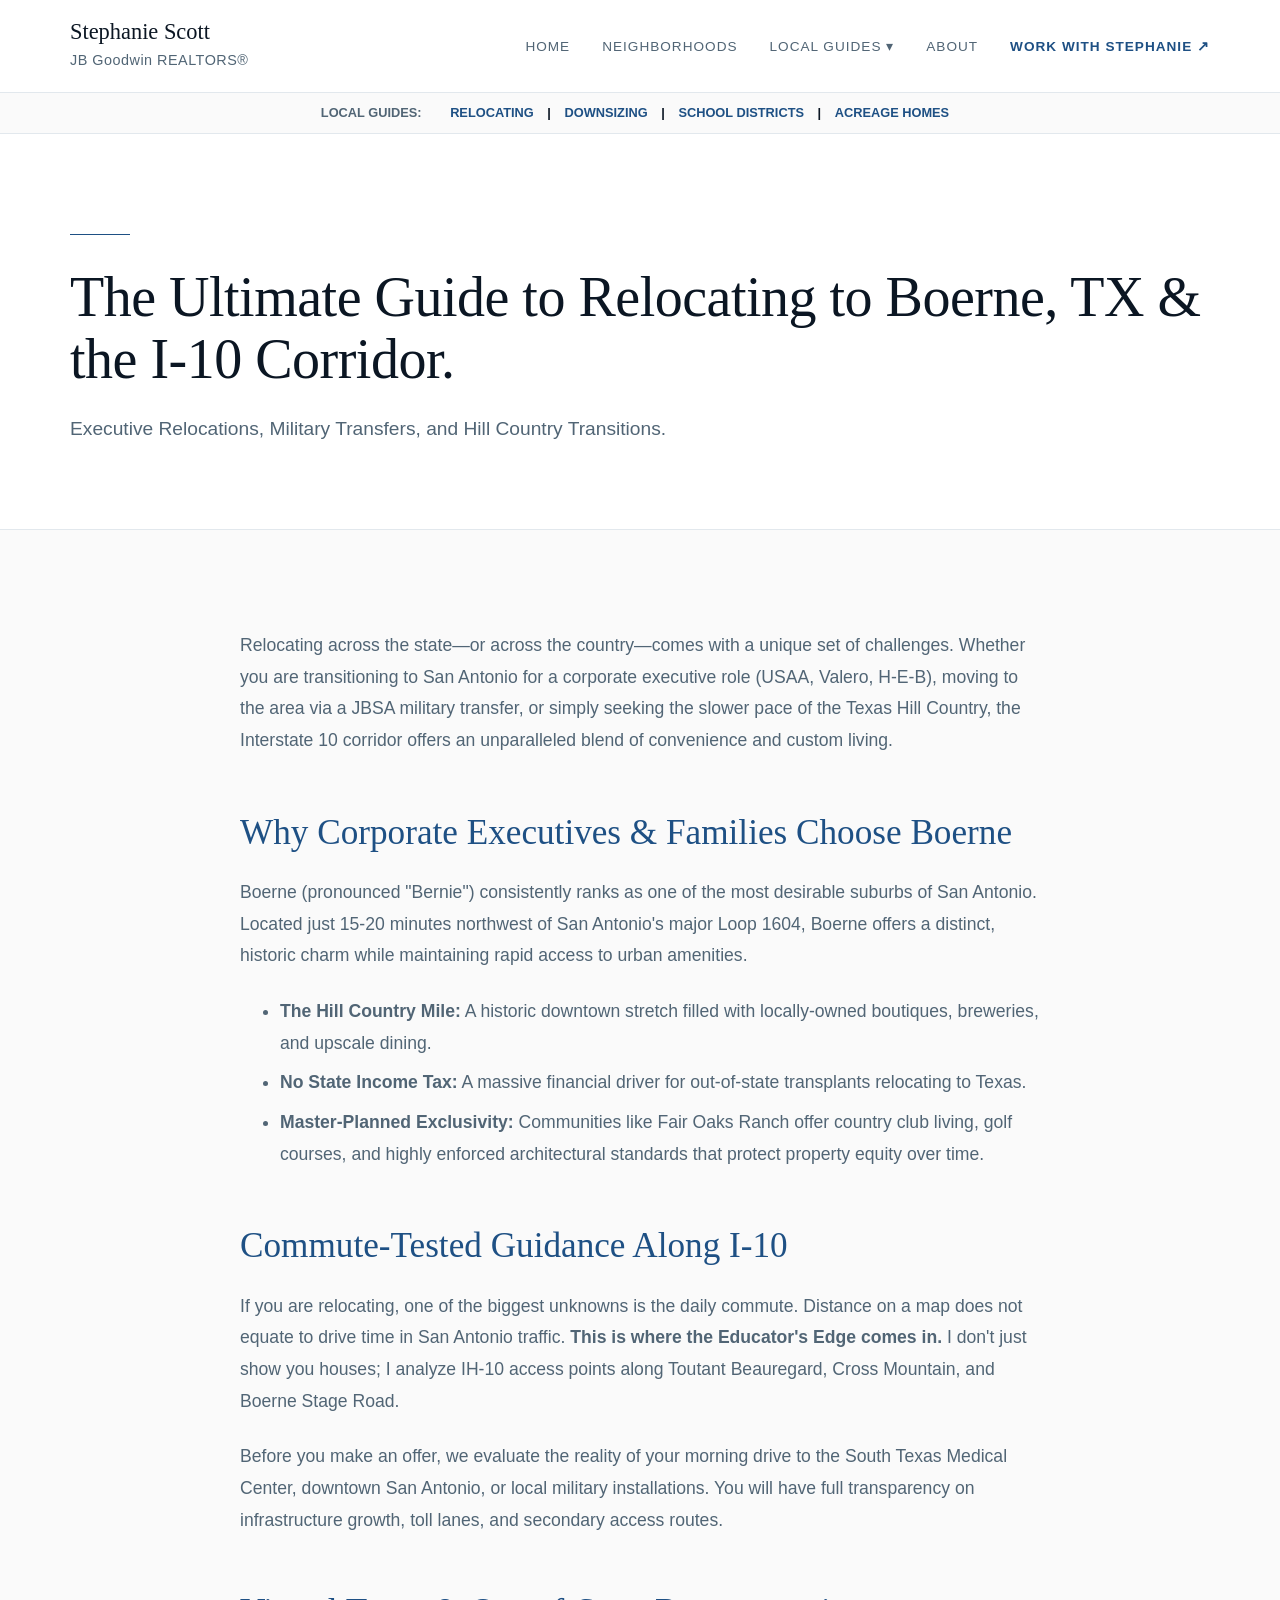
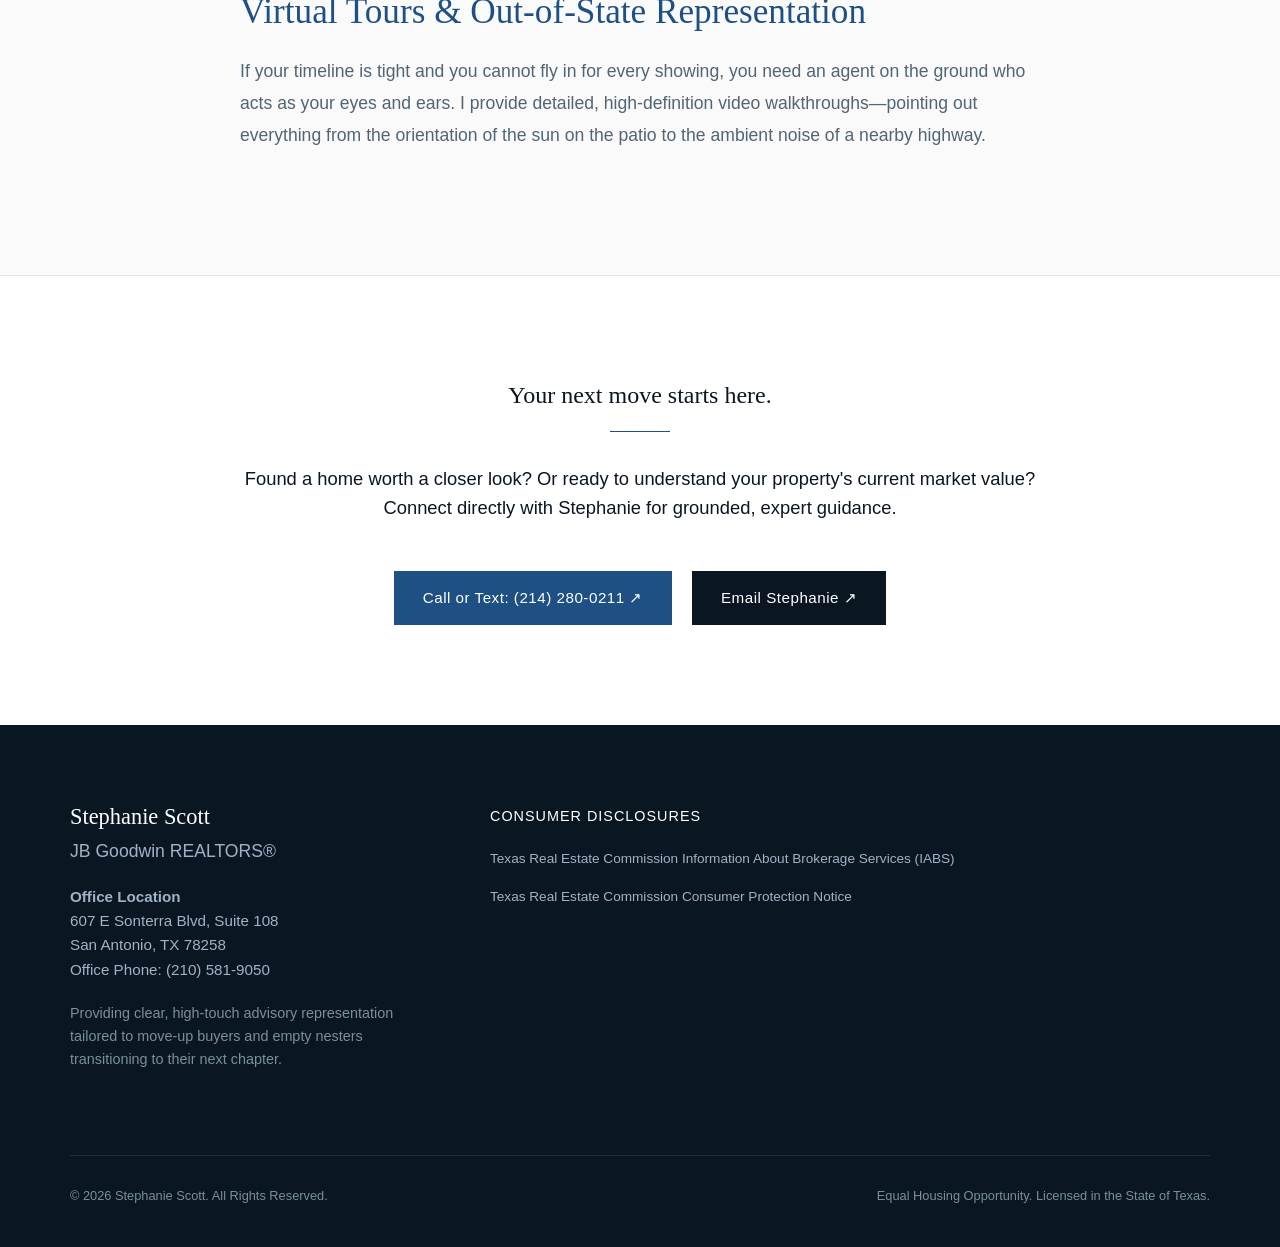
<file: relocating-to-boerne-tx.html>
<!DOCTYPE html>
<html lang="en">
<head>
    <meta charset="UTF-8">
    <meta name="viewport" content="width=device-width, initial-scale=1.0">
    <title>Relocating to Boerne TX & San Antonio I-10 Corridor | Ultimate Guide</title>
    <link rel="stylesheet" href="css/style.css">
    <meta name="description" content="Planning a move to the Texas Hill Country? Stephanie Scott's relocation guide covers commutes, employers, and buying a home in Boerne and San Antonio.">
    <!-- Google tag (gtag.js) -->
    <script async src="https://www.googletagmanager.com/gtag/js?id=G-26E542M8Z9"></script>
    <script>
      window.dataLayer = window.dataLayer || [];
      function gtag(){dataLayer.push(arguments);}
      gtag('js', new Date());

      gtag('config', 'G-26E542M8Z9');
    </script>
</head>
<body>
<!-- Navigation -->
<nav class="scott-nav">
    <div class="container nav-inner">
        <a href="index.html" class="logo">
            <span class="logo-name">Stephanie Scott</span>
            <span class="logo-title">JB Goodwin REALTORS&reg;</span>
        </a>
        <ul class="nav-links">
            <li><a href="index.html">Home</a></li>
            <li><a href="areas.html">Neighborhoods</a></li>
            <li style="position:relative;" class="dropdown">
                <a href="#">Local Guides ▾</a>
            </li>
            <li><a href="about.html">About</a></li>
            <li><a href="contact.html" class="nav-cta">Work With Stephanie ↗</a></li>
        </ul>
    </div>
</nav>
<div style="background:var(--bg-main); padding: 10px 0; border-bottom:1px solid var(--border-color); text-align:center; font-size:0.8rem; font-weight:600; text-transform:uppercase;">
    <span style="color:var(--text-muted); margin-right:15px;">Local Guides:</span>
    <a href="relocating-to-boerne-tx.html" style="color:var(--accent); margin:0 10px; text-decoration:none;">Relocating</a> | 
    <a href="downsizing-san-antonio-hill-country.html" style="color:var(--accent); margin:0 10px; text-decoration:none;">Downsizing</a> | 
    <a href="boerne-isd-real-estate-guide.html" style="color:var(--accent); margin:0 10px; text-decoration:none;">School Districts</a> | 
    <a href="hill-country-acreage-homes.html" style="color:var(--accent); margin:0 10px; text-decoration:none;">Acreage Homes</a>
</div>

<header class="page-header">
    <div class="container">
        <div class="editorial-line"></div>
        <h1>The Ultimate Guide to Relocating to Boerne, TX & the I-10 Corridor.</h1>
        <p style="font-size: 1.2rem; max-width: 600px;">Executive Relocations, Military Transfers, and Hill Country Transitions.</p>
    </div>
</header>
<section class="section">
    <div class="container article-container rich-text">
        <p>Relocating across the state—or across the country—comes with a unique set of challenges. Whether you are transitioning to San Antonio for a corporate executive role (USAA, Valero, H-E-B), moving to the area via a JBSA military transfer, or simply seeking the slower pace of the Texas Hill Country, the Interstate 10 corridor offers an unparalleled blend of convenience and custom living.</p>
        
        <h2>Why Corporate Executives & Families Choose Boerne</h2>
        <p>Boerne (pronounced "Bernie") consistently ranks as one of the most desirable suburbs of San Antonio. Located just 15-20 minutes northwest of San Antonio's major Loop 1604, Boerne offers a distinct, historic charm while maintaining rapid access to urban amenities.</p>
        <ul>
            <li><strong>The Hill Country Mile:</strong> A historic downtown stretch filled with locally-owned boutiques, breweries, and upscale dining.</li>
            <li><strong>No State Income Tax:</strong> A massive financial driver for out-of-state transplants relocating to Texas.</li>
            <li><strong>Master-Planned Exclusivity:</strong> Communities like Fair Oaks Ranch offer country club living, golf courses, and highly enforced architectural standards that protect property equity over time.</li>
        </ul>

        <h2>Commute-Tested Guidance Along I-10</h2>
        <p>If you are relocating, one of the biggest unknowns is the daily commute. Distance on a map does not equate to drive time in San Antonio traffic. <strong>This is where the Educator's Edge comes in.</strong> I don't just show you houses; I analyze IH-10 access points along Toutant Beauregard, Cross Mountain, and Boerne Stage Road.</p>
        <p>Before you make an offer, we evaluate the reality of your morning drive to the South Texas Medical Center, downtown San Antonio, or local military installations. You will have full transparency on infrastructure growth, toll lanes, and secondary access routes.</p>

        <h2>Virtual Tours & Out-of-State Representation</h2>
        <p>If your timeline is tight and you cannot fly in for every showing, you need an agent on the ground who acts as your eyes and ears. I provide detailed, high-definition video walkthroughs—pointing out everything from the orientation of the sun on the patio to the ambient noise of a nearby highway.</p>
    </div>
</section>

<!-- Contact / Lead Capture Section -->
<section class="section bg-alt" style="border-top: 1px solid var(--border-color); text-align: center;">
    <div class="container" style="max-width: 800px;">
        <h2>Your next move starts here.</h2>
        <div class="editorial-line" style="margin: 0 auto 2rem auto;"></div>
        <p style="font-size: 1.15rem; margin-bottom: 3rem; color: var(--text-main);">Found a home worth a closer look? Or ready to understand your property's current market value? Connect directly with Stephanie for grounded, expert guidance.</p>
        
        <div style="display: flex; gap: 20px; justify-content: center; flex-wrap: wrap;">
            <a href="tel:2142800211" class="btn-primary">Call or Text: (214) 280-0211 ↗</a>
            <a href="mailto:stephaniescott@jbgoodwin.com" class="btn-primary" style="background-color: var(--text-main); border-color: var(--text-main);">Email Stephanie ↗</a>
        </div>
    </div>
</section>

<!-- TREC Compliant Footer -->
<footer class="site-footer">
    <div class="container footer-grid">
        <div class="footer-brand">
            <span class="logo-name">Stephanie Scott</span>
            <span class="broker-name">JB Goodwin REALTORS&reg;</span>
            <div style="color: #A0B3C6; margin-top: 20px; font-size: 0.95rem; line-height: 1.6;">
                <strong>Office Location</strong><br>
                607 E Sonterra Blvd, Suite 108<br>
                San Antonio, TX 78258<br>
                Office Phone: (210) 581-9050
            </div>
            <p style="color: #7A8F9E; margin-top: 20px; font-size: 0.9rem; max-width: 400px;">Providing clear, high-touch advisory representation tailored to move-up buyers and empty nesters transitioning to their next chapter.</p>
        </div>
        <div class="footer-links">
            <h4 style="color: #fff; margin-bottom: 5px; font-family: var(--font-sans); font-size: 0.9rem; text-transform: uppercase; letter-spacing: 1px;">Consumer Disclosures</h4>
            <a href="https://drive.google.com/file/d/1l_3SOU26f0fqp-PpKHAek24jB_T3KAyO/view?usp=sharing" target="_blank" rel="noopener noreferrer">Texas Real Estate Commission Information About Brokerage Services (IABS)</a>
            <a href="https://www.trec.texas.gov/sites/default/links/CN%201-5_0.pdf" target="_blank" rel="noopener noreferrer">Texas Real Estate Commission Consumer Protection Notice</a>
        </div>
    </div>
    <div class="container footer-bottom">
        <span>&copy; 2026 Stephanie Scott. All Rights Reserved.</span>
        <span>Equal Housing Opportunity. Licensed in the State of Texas.</span>
    </div>
</footer>
</body>
</html>
</file>
<file: css/style.css>
/* Core Variables - Editorial & Restrained */
:root {
    --text-main: #0B1623;
    --text-muted: #516575;
    --bg-main: #FAFAFA;
    --bg-alt: #FFFFFF;
    --border-color: #E2E8ED;
    --accent: #1E5084;
    --accent-hover: #153A61;
    --font-sans: -apple-system, BlinkMacSystemFont, "Segoe UI", Roboto, Helvetica, Arial, sans-serif;
    --font-serif: "Playfair Display", "Didot", Georgia, "Times New Roman", serif;
}

body {
    margin: 0;
    padding: 0;
    background-color: var(--bg-main);
    color: var(--text-main);
    font-family: var(--font-sans);
    line-height: 1.6;
}

.container {
    width: 90%;
    max-width: 1140px;
    margin: 0 auto;
}

/* Article Container specifically for long-form content */
.article-container {
    max-width: 800px;
    margin: 0 auto;
}

h1, h2, h3, h4, h5, h6 {
    font-family: var(--font-serif);
    font-weight: 400;
    color: var(--text-main);
    margin: 0 0 1rem 0;
}

p {
    margin: 0 0 1.5rem 0;
    color: var(--text-muted);
}

.editorial-line {
    height: 1px;
    width: 60px;
    background-color: var(--accent);
    margin-bottom: 2rem;
}

.btn-primary {
    display: inline-block;
    background-color: var(--accent);
    color: #FFFFFF !important;
    padding: 14px 28px;
    text-decoration: none;
    font-size: 0.95rem;
    font-weight: 500;
    letter-spacing: 0.5px;
    border: 1px solid var(--accent);
    transition: all 0.3s ease;
    cursor: pointer;
}

.btn-primary:hover {
    background-color: var(--accent-hover);
    border-color: var(--accent-hover);
}

.btn-text {
    display: inline-block;
    color: var(--text-main) !important;
    text-decoration: none;
    font-size: 0.95rem;
    font-weight: 600;
    border-bottom: 1px solid var(--text-main);
    padding-bottom: 3px;
    transition: opacity 0.2s ease;
}

.btn-text:hover {
    opacity: 0.6;
    color: var(--accent) !important;
    border-bottom-color: var(--accent);
}

.scott-nav {
    background-color: var(--bg-alt);
    border-bottom: 1px solid var(--border-color);
    padding: 20px 0;
    position: sticky;
    top: 0;
    z-index: 100;
}

.nav-inner {
    display: flex;
    justify-content: space-between;
    align-items: center;
}

.logo {
    display: flex;
    flex-direction: column;
    text-decoration: none;
}

.logo-name {
    font-family: var(--font-serif);
    font-weight: 400;
    font-size: 1.4rem;
    color: var(--text-main);
    line-height: 1.1;
}

.logo-title {
    font-size: 0.9rem;
    color: var(--text-muted);
    font-weight: 500;
    letter-spacing: 0.5px;
    margin-top: 4px;
}

.nav-links {
    list-style: none;
    display: flex;
    align-items: center;
    gap: 2rem;
    margin: 0;
    padding: 0;
}

.nav-links a {
    text-decoration: none;
    color: var(--text-muted);
    font-size: 0.85rem;
    font-weight: 500;
    text-transform: uppercase;
    letter-spacing: 1px;
    transition: color 0.2s ease;
}

.nav-links a:hover {
    color: var(--accent);
}

.nav-cta {
    font-weight: 600 !important;
    color: var(--accent) !important;
}

.page-header {
    padding: 100px 0 60px 0;
    background-color: var(--bg-alt);
    border-bottom: 1px solid var(--border-color);
}

.page-header h1 {
    font-size: 3.5rem;
    line-height: 1.1;
    letter-spacing: -0.5px;
    margin-bottom: 1.5rem;
}

.section {
    padding: 100px 0;
}

.bg-alt {
    background-color: var(--bg-alt);
}

.bg-accent {
    background-color: var(--text-main);
    color: var(--bg-alt);
}
.bg-accent h2, .bg-accent p {
    color: var(--bg-alt);
}

.hero {
    background-color: var(--bg-main);
    padding: 100px 0 120px 0;
    border-bottom: 1px solid var(--border-color);
}

.hero-grid {
    display: grid;
    grid-template-columns: 1fr 1fr;
    gap: 80px;
    align-items: center;
}

.hero h1 {
    font-size: 4rem;
    line-height: 1.1;
    margin-bottom: 1.5rem;
    letter-spacing: -1px;
}

.hero-subtext {
    font-size: 1.15rem;
    margin-bottom: 2.5rem;
    max-width: 90%;
    color: var(--text-main);
}

.hero-actions {
    display: flex;
    align-items: center;
    gap: 2rem;
}

.image-placeholder {
    width: 100%;
    height: 600px;
    background-color: var(--border-color);
    display: flex;
    align-items: center;
    justify-content: center;
    overflow: hidden;
}

.image-placeholder img {
    width: 100%;
    height: 100%;
    object-fit: cover;
}

.editorial-grid {
    display: grid;
    grid-template-columns: repeat(3, 1fr);
    gap: 60px;
}
.grid-item {
    border-top: 1px solid var(--border-color);
    padding-top: 2rem;
}
.grid-item h3 {
    font-family: var(--font-sans);
    font-size: 1.2rem;
    font-weight: 600;
}
.grid-number {
    font-family: var(--font-serif);
    font-size: 1.5rem;
    color: var(--accent);
    display: block;
    margin-bottom: 1rem;
}

/* Rich Text Content for Editorial Pages */
.rich-text h2 {
    font-size: 2.2rem;
    margin-top: 3rem;
    color: var(--accent);
}
.rich-text h3 {
    font-size: 1.5rem;
    margin-top: 2rem;
    font-family: var(--font-sans);
    font-weight: 600;
}
.rich-text p {
    font-size: 1.1rem;
    line-height: 1.8;
}
.rich-text ul {
    margin-bottom: 2rem;
    font-size: 1.1rem;
    color: var(--text-muted);
    line-height: 1.8;
}
.rich-text li {
    margin-bottom: 0.5rem;
}

.site-footer {
    background-color: var(--text-main);
    color: #fff;
    padding: 80px 0 40px 0;
}
.footer-grid {
    display: grid;
    grid-template-columns: 1fr 2fr;
    gap: 60px;
    margin-bottom: 60px;
}
.footer-brand .logo-name {
    color: #fff;
}
.footer-brand .broker-name {
    display: block;
    color: #A0B3C6;
    font-size: 1.1rem;
    margin-top: 5px;
    font-weight: 500;
}
.footer-links {
    display: flex;
    flex-direction: column;
    gap: 15px;
    align-items: flex-start;
}
.footer-links a {
    color: #A0B3C6;
    text-decoration: none;
    font-size: 0.85rem;
    border-bottom: 1px solid transparent;
    transition: color 0.2s ease;
}
.footer-links a:hover {
    color: #fff;
    border-bottom-color: #fff;
}
.footer-bottom {
    border-top: 1px solid rgba(255,255,255,0.1);
    padding-top: 30px;
    display: flex;
    justify-content: space-between;
    font-size: 0.8rem;
    color: #7A8F9E;
}

@media (max-width: 900px) {
    .hero-grid, .editorial-grid, .footer-grid {
        grid-template-columns: 1fr;
        gap: 40px;
    }
    .hero h1 { font-size: 3rem; }
    .page-header h1 { font-size: 2.5rem; }
}
@media (max-width: 600px) {
    .nav-links { display: none; }
    .footer-bottom { flex-direction: column; gap: 10px; }
}
</file>
